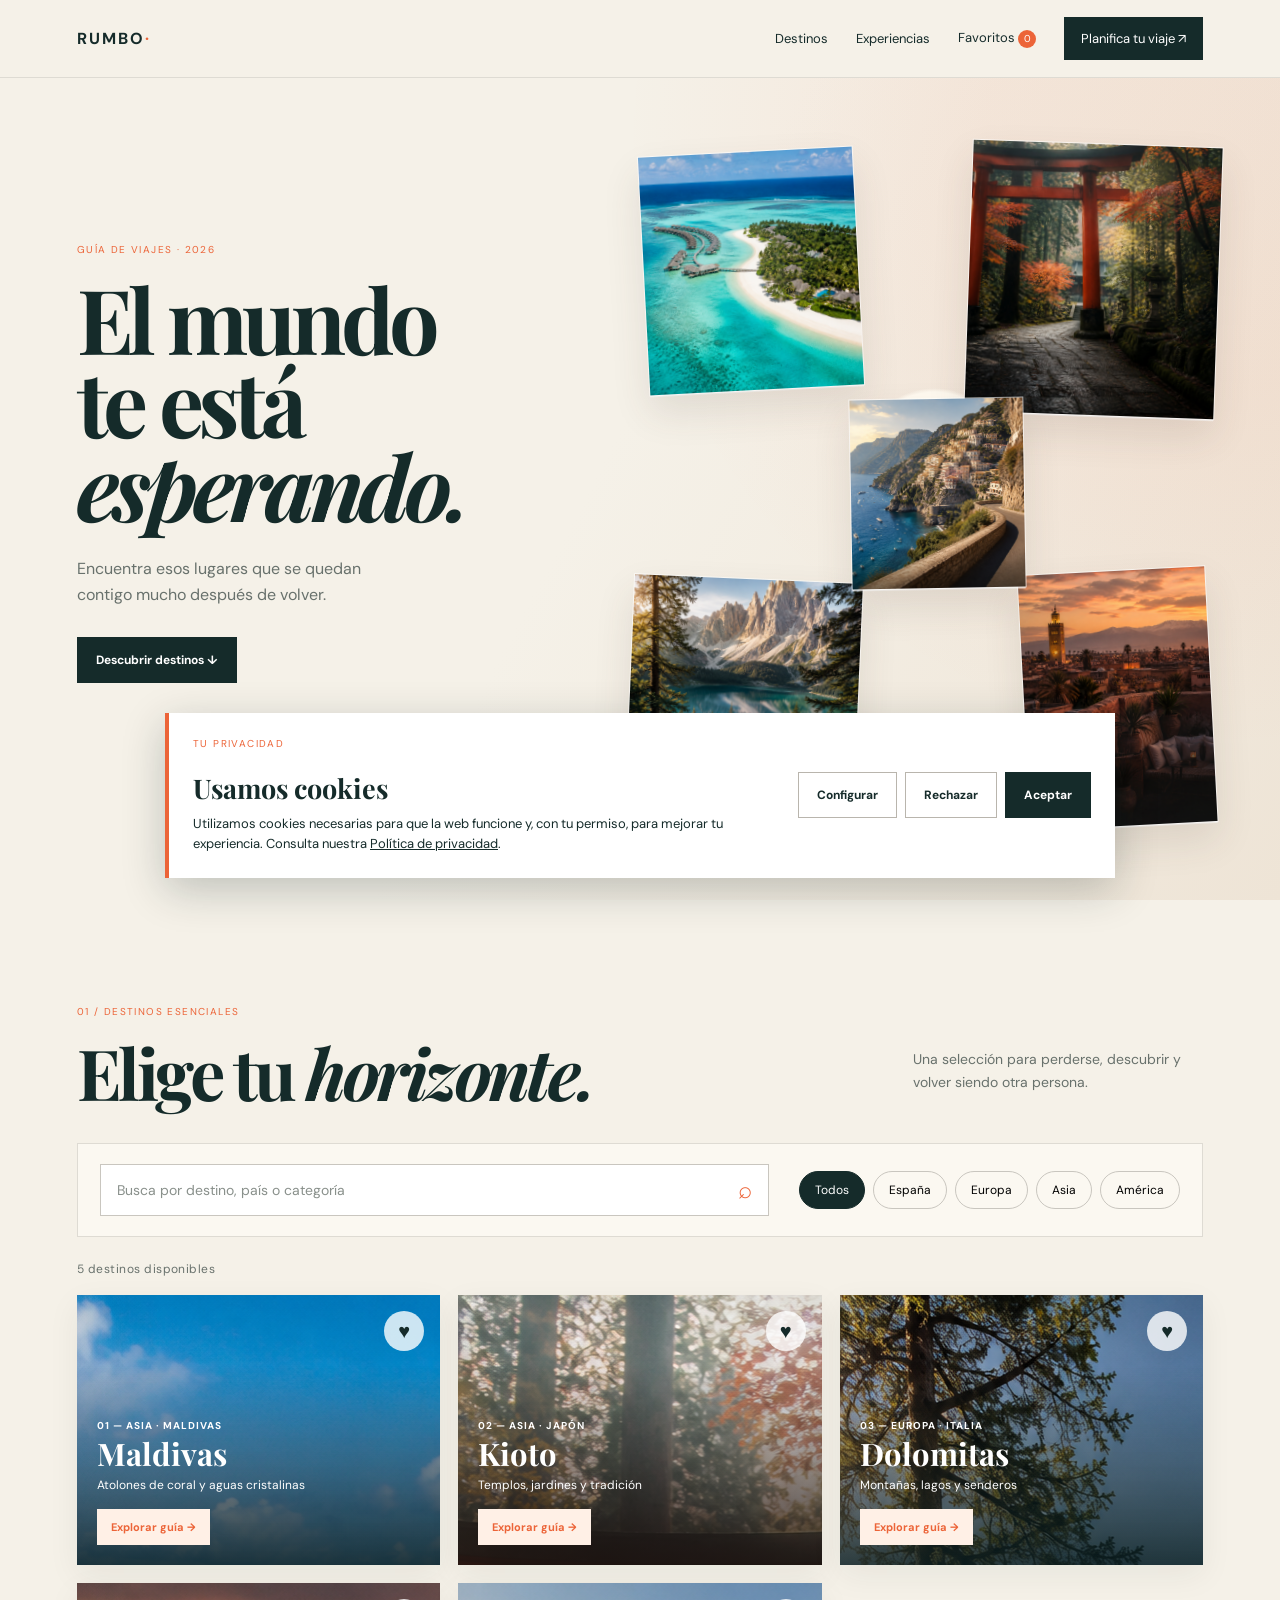
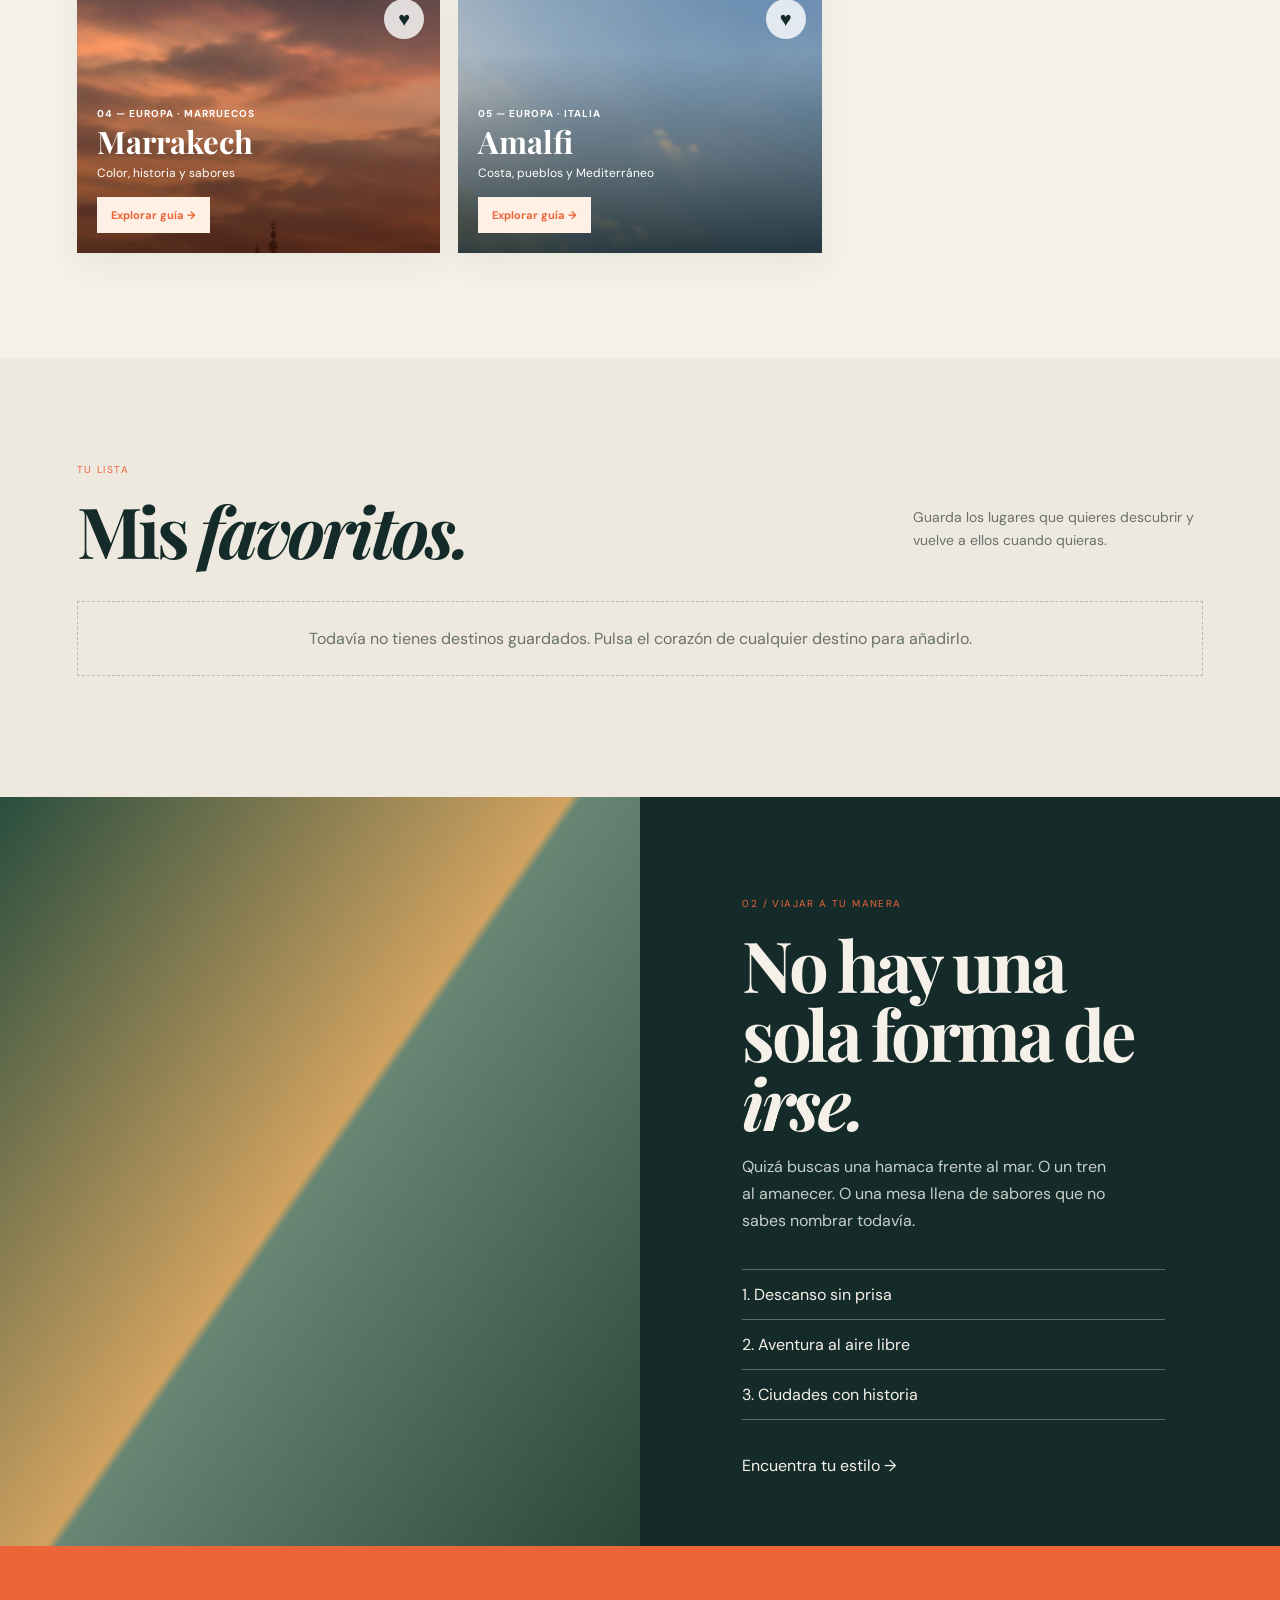
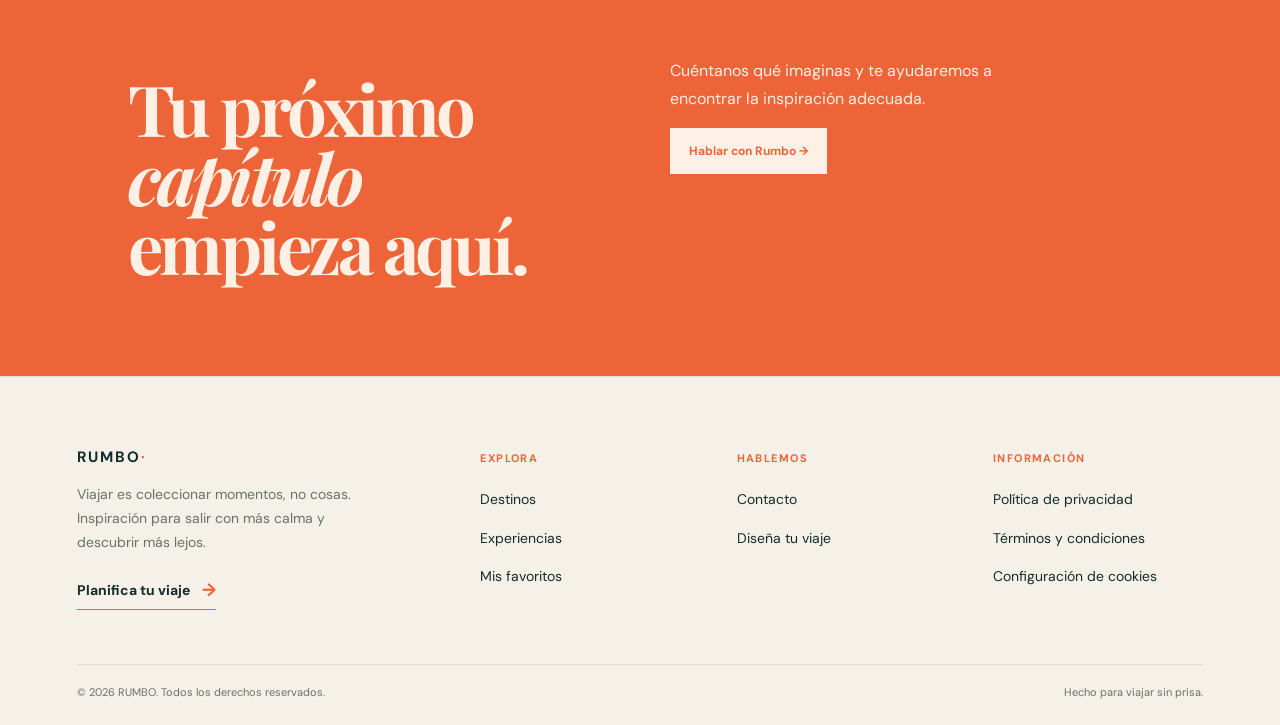
<file: index.html>
﻿<!doctype html>
<html lang="es">
  <head>
    <meta charset="utf-8" />
    <meta name="viewport" content="width=device-width, initial-scale=1" />
    <meta
      name="description"
      content="Rumbo Viajes: destinos y experiencias para planificar tu próxima escapada."
    />
    <title>Rumbo · Viajes</title>
    <link rel="preconnect" href="https://fonts.googleapis.com" />
    <link rel="preconnect" href="https://fonts.gstatic.com" crossorigin />
    <link
      href="https://fonts.googleapis.com/css2?family=DM+Sans:wght@400;500;700&family=Playfair+Display:ital,wght@0,600;0,700;1,600&display=swap"
      rel="stylesheet"
    />
    <link rel="stylesheet" href="styles.css?v=20260908-10" />
  </head>
  <body>
    <header class="site-header">
      <a class="logo" href="#inicio" aria-label="Rumbo, inicio"
        >RUMBO<span>·</span></a
      >
      <button
        id="menuBtn"
        class="menu-btn"
        aria-label="Abrir menú"
        aria-expanded="false"
        aria-controls="menu"
      >
        ☰
      </button>
      <nav id="menu" aria-label="Navegación principal">
        <a href="#destinos">Destinos</a><a href="#experiencias">Experiencias</a
        ><a href="#favoritos"
          >Favoritos
          <span id="favoritesCount" class="count" aria-label="0 favoritos"
            >0</span
          ></a
        ><a href="contacto.html" class="navbtn">Planifica tu viaje ↗</a>
      </nav>
    </header>
    <main>
      <section class="hero" id="inicio">
        <div class="hero-text">
          <p class="tag">GUÍA DE VIAJES · 2026</p>
          <h1>El mundo<br />te está <i>esperando.</i></h1>
          <p>
            Encuentra esos lugares que se quedan contigo mucho después de
            volver.
          </p>
          <a class="button dark" href="#destinos">Descubrir destinos ↓</a>
        </div>
        <div class="hero-art" aria-label="Collage de destinos Rumbo">
          <a
            class="hero-photo photo-maldivas"
            href="destino.html?lugar=maldivas"
            aria-label="Descubrir Maldivas"
          >
            <img src="assets/maldivas.png" alt="Laguna turquesa en Maldivas" />
            <span>Maldivas</span>
          </a>
          <a
            class="hero-photo photo-kioto"
            href="destino.html?lugar=kioto"
            aria-label="Descubrir Kioto"
          >
            <img src="assets/kioto.png" alt="Paisaje de otoño en Kioto" />
            <span>Kioto</span>
          </a>
          <a
            class="hero-photo photo-dolomitas"
            href="destino.html?lugar=dolomitas"
            aria-label="Descubrir Dolomitas"
          >
            <img src="assets/dolomitas.png" alt="Montañas de los Dolomitas" />
            <span>Dolomitas</span>
          </a>
          <a
            class="hero-photo photo-marrakech"
            href="destino.html?lugar=marrakech"
            aria-label="Descubrir Marrakech"
          >
            <img
              src="assets/marrakech.png"
              alt="Arquitectura y colores de Marrakech"
            />
            <span>Marrakech</span>
          </a>
          <a
            class="hero-photo photo-amalfi"
            href="destino.html?lugar=amalfi"
            aria-label="Descubrir Amalfi"
          >
            <img
              src="assets/amalfi.png"
              alt="Costa de Amalfi junto al Mediterráneo"
            />
            <span>Amalfi</span>
          </a>
        </div>
      </section>
      <section id="destinos" aria-labelledby="destinos-title">
        <div class="heading">
          <div>
            <p class="tag">01 / DESTINOS ESENCIALES</p>
            <h2 id="destinos-title">Elige tu <i>horizonte.</i></h2>
          </div>
          <p>
            Una selección para perderse, descubrir y volver siendo otra persona.
          </p>
        </div>
        <div class="destination-tools">
          <label class="search"
            ><span class="sr-only">Buscar destinos</span
            ><input
              id="destinationSearch"
              type="search"
              placeholder="Busca por destino, país o categoría"
              autocomplete="off"
            /><span aria-hidden="true">⌕</span></label
          >
          <div id="filters" class="filters" aria-label="Filtrar destinos">
            <button class="active" data-filter="all">Todos</button
            ><button data-filter="españa">España</button
            ><button data-filter="europa">Europa</button
            ><button data-filter="asia">Asia</button
            ><button data-filter="américa">América</button>
          </div>
        </div>
        <p id="resultsStatus" class="results-status" aria-live="polite"></p>
        <div
          id="destinationsGrid"
          class="destinations-grid original-destinations"
        >
          <article
            class="destination-card card maldivas big"
            data-id="maldivas"
            data-category="asia"
          >
            <button
              class="favorite-button"
              type="button"
              data-favorite="maldivas"
              aria-label="Añadir Maldivas a favoritos"
              aria-pressed="false"
            >
              ♥
            </button>
            <small>01 — ASIA · MALDIVAS</small>
            <h3>Maldivas</h3>
            <p>Atolones de coral y aguas cristalinas</p>
            <a class="button" href="destino.html?lugar=maldivas"
              >Explorar guía →</a
            >
          </article>
          <article
            class="destination-card card kioto"
            data-id="kioto"
            data-category="asia"
          >
            <button
              class="favorite-button"
              type="button"
              data-favorite="kioto"
              aria-label="Añadir Kioto a favoritos"
              aria-pressed="false"
            >
              ♥
            </button>
            <small>02 — ASIA · JAPÓN</small>
            <h3>Kioto</h3>
            <p>Templos, jardines y tradición</p>
            <a class="button" href="destino.html?lugar=kioto"
              >Explorar guía →</a
            >
          </article>
          <article
            class="destination-card card dolomitas"
            data-id="dolomitas"
            data-category="europa"
          >
            <button
              class="favorite-button"
              type="button"
              data-favorite="dolomitas"
              aria-label="Añadir Dolomitas a favoritos"
              aria-pressed="false"
            >
              ♥
            </button>
            <small>03 — EUROPA · ITALIA</small>
            <h3>Dolomitas</h3>
            <p>Montañas, lagos y senderos</p>
            <a class="button" href="destino.html?lugar=dolomitas"
              >Explorar guía →</a
            >
          </article>
          <article
            class="destination-card card marrakech"
            data-id="marrakech"
            data-category="europa"
          >
            <button
              class="favorite-button"
              type="button"
              data-favorite="marrakech"
              aria-label="Añadir Marrakech a favoritos"
              aria-pressed="false"
            >
              ♥
            </button>
            <small>04 — EUROPA · MARRUECOS</small>
            <h3>Marrakech</h3>
            <p>Color, historia y sabores</p>
            <a class="button" href="destino.html?lugar=marrakech"
              >Explorar guía →</a
            >
          </article>
          <article
            class="destination-card card amalfi"
            data-id="amalfi"
            data-category="europa"
          >
            <button
              class="favorite-button"
              type="button"
              data-favorite="amalfi"
              aria-label="Añadir Amalfi a favoritos"
              aria-pressed="false"
            >
              ♥
            </button>
            <small>05 — EUROPA · ITALIA</small>
            <h3>Amalfi</h3>
            <p>Costa, pueblos y Mediterráneo</p>
            <a class="button" href="destino.html?lugar=amalfi"
              >Explorar guía →</a
            >
          </article>
        </div>
        <p id="noResults" class="no-results" hidden>
          No hemos encontrado destinos con esa búsqueda. Prueba con otro
          término.
        </p>
      </section>
      <section
        id="favoritos"
        class="favorites-section"
        aria-labelledby="favorites-title"
      >
        <div class="heading">
          <div>
            <p class="tag">TU LISTA</p>
            <h2 id="favorites-title">Mis <i>favoritos.</i></h2>
          </div>
          <p>
            Guarda los lugares que quieres descubrir y vuelve a ellos cuando
            quieras.
          </p>
        </div>
        <div id="favoritesGrid" class="destinations-grid favorites-grid"></div>
        <p id="emptyFavorites" class="empty-state">
          Todavía no tienes destinos guardados. Pulsa el corazón de cualquier
          destino para añadirlo.
        </p>
      </section>
      <section class="experience" id="experiencias">
        <div
          class="experience-img"
          role="img"
          aria-label="Paisaje de montaña"
        ></div>
        <div>
          <p class="tag">02 / VIAJAR A TU MANERA</p>
          <h2>No hay una sola forma de <i>irse.</i></h2>
          <p>
            Quizá buscas una hamaca frente al mar. O un tren al amanecer. O una
            mesa llena de sabores que no sabes nombrar todavía.
          </p>
          <ol>
            <li>Descanso sin prisa</li>
            <li>Aventura al aire libre</li>
            <li>Ciudades con historia</li>
          </ol>
          <a href="contacto.html">Encuentra tu estilo →</a>
        </div>
      </section>
      <section class="contact" id="contacto">
        <div>
          <p class="tag">¿EMPEZAMOS?</p>
          <h2>Tu próximo<br /><i>capítulo</i> empieza aquí.</h2>
        </div>
        <div>
          <p>
            Cuéntanos qué imaginas y te ayudaremos a encontrar la inspiración
            adecuada.
          </p>
          <a class="button light" href="contacto.html">Hablar con Rumbo →</a>
        </div>
      </section>
    </main>
    <footer class="site-footer">
      <div class="footer-brand">
        <a class="logo" href="#inicio">RUMBO<span>·</span></a>
        <p>
          Viajar es coleccionar momentos, no cosas. Inspiración para salir con
          más calma y descubrir más lejos.
        </p>
        <a class="footer-contact-cta" href="contacto.html"
          >Planifica tu viaje <span aria-hidden="true">→</span></a
        >
      </div>
      <nav class="footer-column" aria-label="Explorar Rumbo">
        <h2>Explora</h2>
        <a href="#destinos">Destinos</a>
        <a href="#experiencias">Experiencias</a>
        <a href="#favoritos">Mis favoritos</a>
      </nav>
      <nav class="footer-column" aria-label="Ayuda">
        <h2>Hablemos</h2>
        <a href="contacto.html">Contacto</a>
        <a href="contacto.html">Diseña tu viaje</a>
      </nav>
      <nav class="footer-column" aria-label="Información legal">
        <h2>Información</h2>
        <a href="politica-privacidad.html">Política de privacidad</a>
        <a href="terminos-condiciones.html">Términos y condiciones</a>
        <button id="cookieSettings" class="text-button">
          Configuración de cookies
        </button>
      </nav>
      <div class="footer-bottom">
        <p>© <span id="year"></span> RUMBO. Todos los derechos reservados.</p>
        <p>Hecho para viajar sin prisa.</p>
      </div>
    </footer>
    <div
      id="cookieBanner"
      class="cookie-banner"
      role="dialog"
      aria-modal="true"
      aria-labelledby="cookieTitle"
      hidden
    >
      <div>
        <p class="tag">TU PRIVACIDAD</p>
        <h2 id="cookieTitle">Usamos cookies</h2>
        <p>
          Utilizamos cookies necesarias para que la web funcione y, con tu
          permiso, para mejorar tu experiencia. Consulta nuestra
          <a href="politica-privacidad.html">Política de privacidad</a>.
        </p>
      </div>
      <div class="cookie-actions">
        <button id="cookieConfigure" class="button outline">Configurar</button
        ><button id="cookieReject" class="button outline">Rechazar</button
        ><button id="cookieAccept" class="button dark">Aceptar</button>
      </div>
    </div>
    <div
      id="cookieModal"
      class="cookie-modal"
      role="dialog"
      aria-modal="true"
      aria-labelledby="cookieModalTitle"
      hidden
    >
      <div class="modal-card">
        <button id="closeCookieModal" class="close-modal" aria-label="Cerrar">
          ×
        </button>
        <p class="tag">PREFERENCIAS</p>
        <h2 id="cookieModalTitle">Configura tus cookies</h2>
        <p>
          Las cookies necesarias permiten el funcionamiento básico de la web y
          no se pueden desactivar.
        </p>
        <label class="cookie-option"
          ><span
            ><b>Necesarias</b
            ><small>Funcionamiento, seguridad y preferencias.</small></span
          ><input type="checkbox" checked disabled /></label
        ><label class="cookie-option"
          ><span
            ><b>Analíticas</b
            ><small>Nos ayudan a entender cómo se utiliza la web.</small></span
          ><input id="analyticsCookies" type="checkbox" /></label
        ><button id="saveCookieSettings" class="button dark">
          Guardar preferencias
        </button>
      </div>
    </div>
    <script src="script.js?v=20260908-6"></script>
  </body>
</html>
</file>
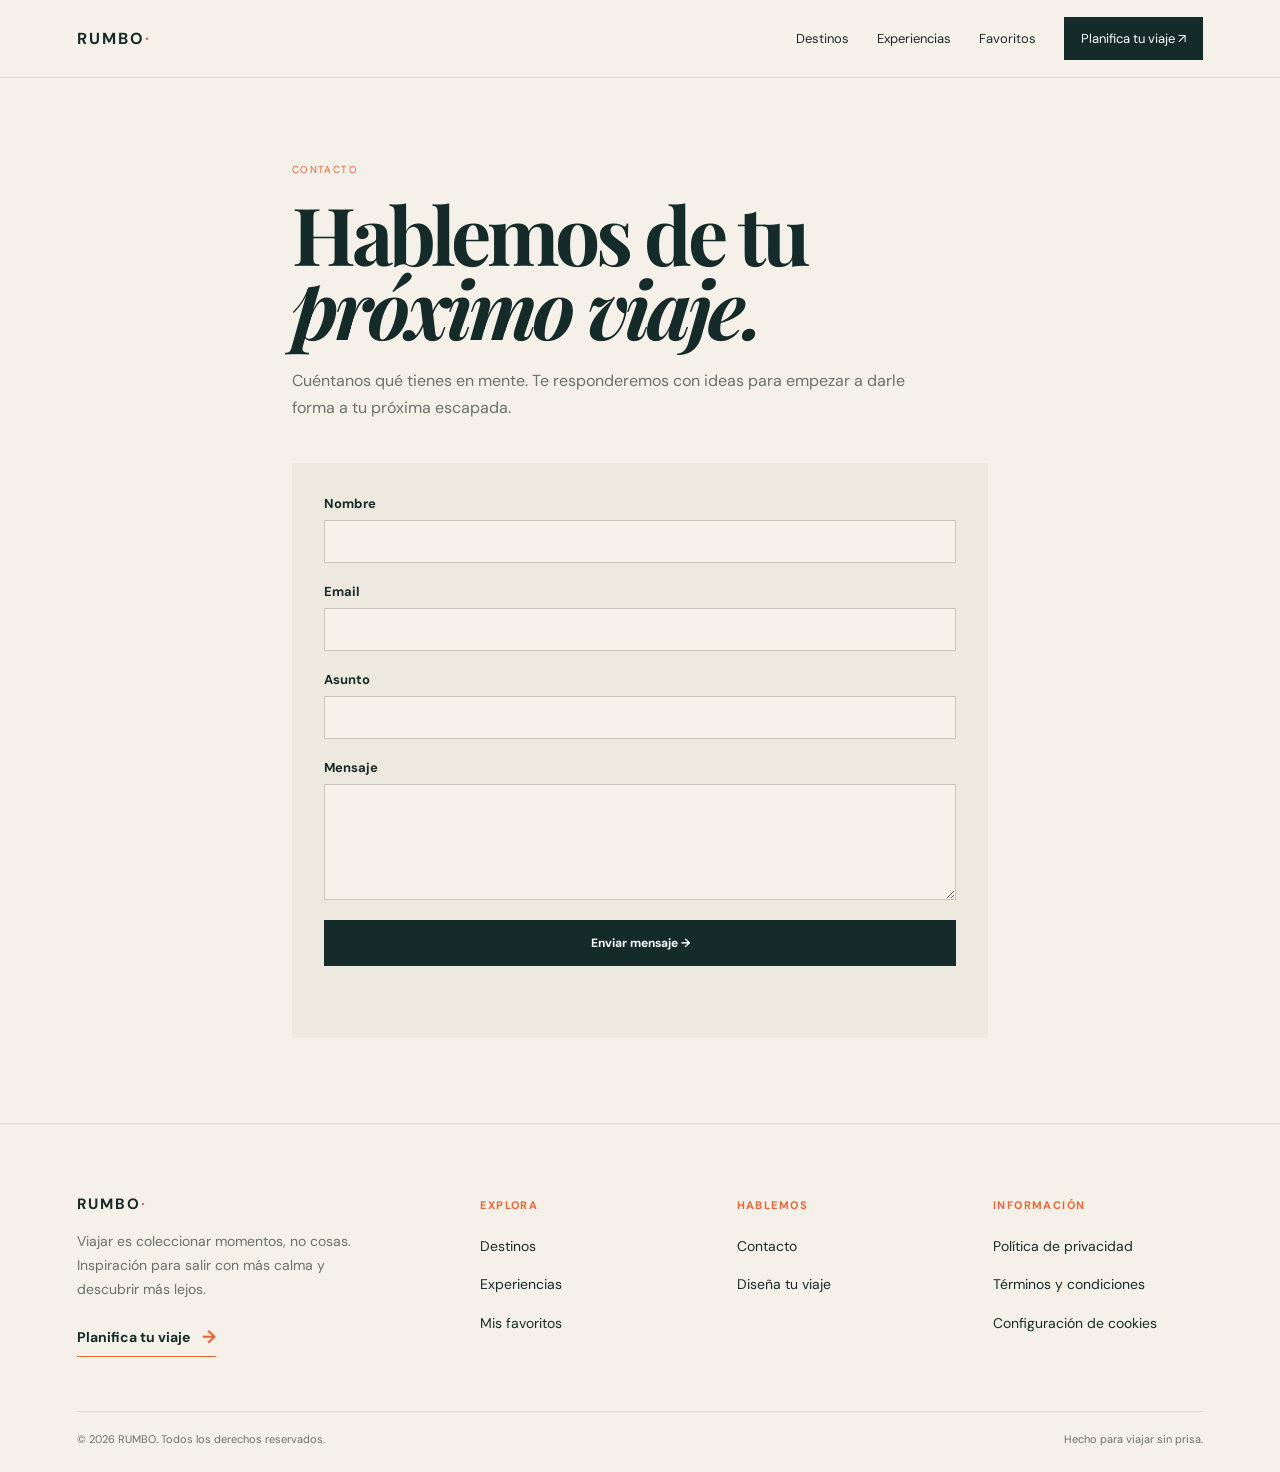
<file: contacto.html>
﻿<!doctype html>
<html lang="es">
  <head>
    <meta charset="utf-8" />
    <meta name="viewport" content="width=device-width, initial-scale=1" />
    <meta
      name="description"
      content="Contacta con Rumbo Viajes para planificar tu próxima experiencia."
    />
    <title>Contacto · Rumbo Viajes</title>
    <link rel="preconnect" href="https://fonts.googleapis.com" />
    <link rel="preconnect" href="https://fonts.gstatic.com" crossorigin />
    <link
      href="https://fonts.googleapis.com/css2?family=DM+Sans:wght@400;500;700&family=Playfair+Display:ital,wght@0,600;0,700;1,600&display=swap"
      rel="stylesheet"
    />
    <link rel="stylesheet" href="styles.css?v=20260908-5" />
    <style>
      .page-main {
        max-width: 850px;
        margin: auto;
        padding: 85px 6vw;
      }
      .page-main h1 {
        font-size: clamp(48px, 7vw, 80px);
        margin: 0 0 22px;
        letter-spacing: -0.05em;
      }
      .page-intro {
        color: var(--muted);
        line-height: 1.7;
        max-width: 620px;
      }
      .contact-form {
        display: grid;
        gap: 20px;
        margin-top: 42px;
        padding: 32px;
        background: #eee9df;
      }
      .contact-form label {
        display: grid;
        gap: 8px;
        font-size: 13px;
        font-weight: 700;
      }
      .contact-form input,
      .contact-form textarea {
        border: 1px solid #c9c6bf;
        background: var(--cream);
        padding: 12px;
        resize: vertical;
      }
      .form-message {
        min-height: 20px;
        margin: 0;
        font-size: 13px;
      }
      .form-message.error {
        color: #a12f17;
      }
      .form-message.success {
        color: #27664f;
      }
    </style>
  </head>
  <body>
    <header class="site-header">
      <a class="logo" href="index.html">RUMBO<span>·</span></a
      ><button
        id="menuBtn"
        class="menu-btn"
        aria-label="Abrir menú"
        aria-expanded="false"
        aria-controls="menu"
      >
        ☰
      </button>
      <nav id="menu">
        <a href="index.html#destinos">Destinos</a
        ><a href="index.html#experiencias">Experiencias</a
        ><a href="index.html#favoritos">Favoritos</a
        ><a class="navbtn" href="contacto.html">Planifica tu viaje ↗</a>
      </nav>
    </header>
    <main class="page-main">
      <p class="tag">CONTACTO</p>
      <h1>Hablemos de tu <i>próximo viaje.</i></h1>
      <p class="page-intro">
        Cuéntanos qué tienes en mente. Te responderemos con ideas para empezar a
        darle forma a tu próxima escapada.
      </p>
      <form id="contactForm" class="contact-form" novalidate>
        <label
          >Nombre<input
            id="name"
            name="name"
            type="text"
            autocomplete="name"
            required /></label
        ><label
          >Email<input
            id="email"
            name="email"
            type="email"
            autocomplete="email"
            required /></label
        ><label
          >Asunto<input
            id="subject"
            name="subject"
            type="text"
            required /></label
        ><label
          >Mensaje<textarea
            id="message"
            name="message"
            rows="6"
            required
          ></textarea></label
        ><button class="button dark" type="submit">Enviar mensaje →</button>
        <p id="formMessage" class="form-message" aria-live="polite"></p>
      </form>
    </main>
    <footer class="site-footer">
      <div class="footer-brand">
        <a class="logo" href="index.html">RUMBO<span>·</span></a>
        <p>
          Viajar es coleccionar momentos, no cosas. Inspiración para salir con
          más calma y descubrir más lejos.
        </p>
        <a class="footer-contact-cta" href="contacto.html"
          >Planifica tu viaje <span aria-hidden="true">→</span></a
        >
      </div>
      <nav class="footer-column" aria-label="Explorar Rumbo">
        <h2>Explora</h2>
        <a href="index.html#destinos">Destinos</a>
        <a href="index.html#experiencias">Experiencias</a>
        <a href="index.html#favoritos">Mis favoritos</a>
      </nav>
      <nav class="footer-column" aria-label="Ayuda">
        <h2>Hablemos</h2>
        <a href="contacto.html">Contacto</a>
        <a href="contacto.html">Diseña tu viaje</a>
      </nav>
      <nav class="footer-column" aria-label="Información legal">
        <h2>Información</h2>
        <a href="politica-privacidad.html">Política de privacidad</a>
        <a href="terminos-condiciones.html">Términos y condiciones</a>
        <button id="cookieSettings" class="text-button">
          Configuración de cookies
        </button>
      </nav>
      <div class="footer-bottom">
        <p>© <span id="year"></span> RUMBO. Todos los derechos reservados.</p>
        <p>Hecho para viajar sin prisa.</p>
      </div>
    </footer>
    <script>
      const b = document.querySelector("#menuBtn"),
        n = document.querySelector("#menu");
      b.onclick = () => {
        let o = n.classList.toggle("open");
        b.setAttribute("aria-expanded", o);
      };
      document.querySelector("#year").textContent = new Date().getFullYear();
      document.querySelector("#contactForm").addEventListener("submit", (e) => {
        e.preventDefault();
        const f = e.currentTarget,
          m = document.querySelector("#formMessage");
        if (!f.checkValidity()) {
          m.textContent =
            "Revisa los campos obligatorios e introduce un email válido.";
          m.className = "form-message error";
          f.reportValidity();
          return;
        }
        m.textContent =
          "¡Gracias! Hemos recibido tu mensaje y te responderemos pronto.";
        m.className = "form-message success";
        f.reset();
      });
    </script>
  </body>
</html>
</file>
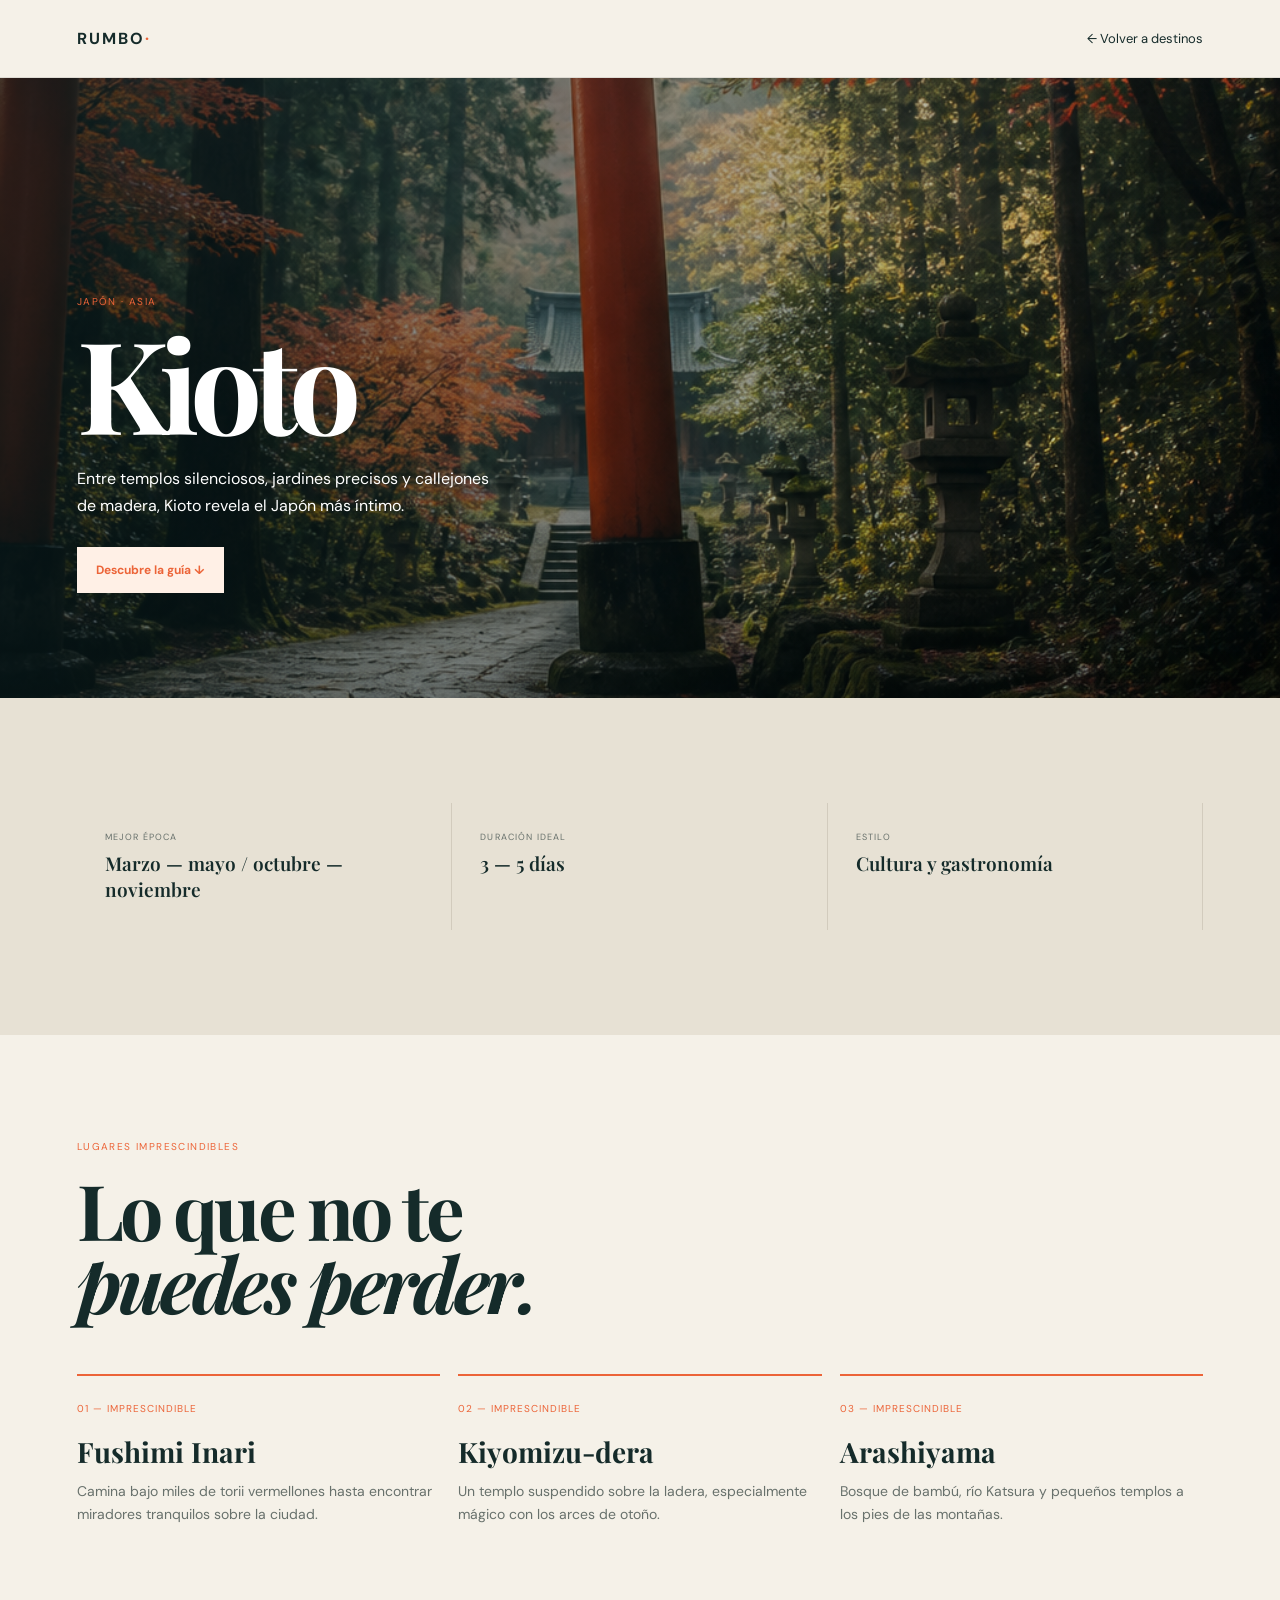
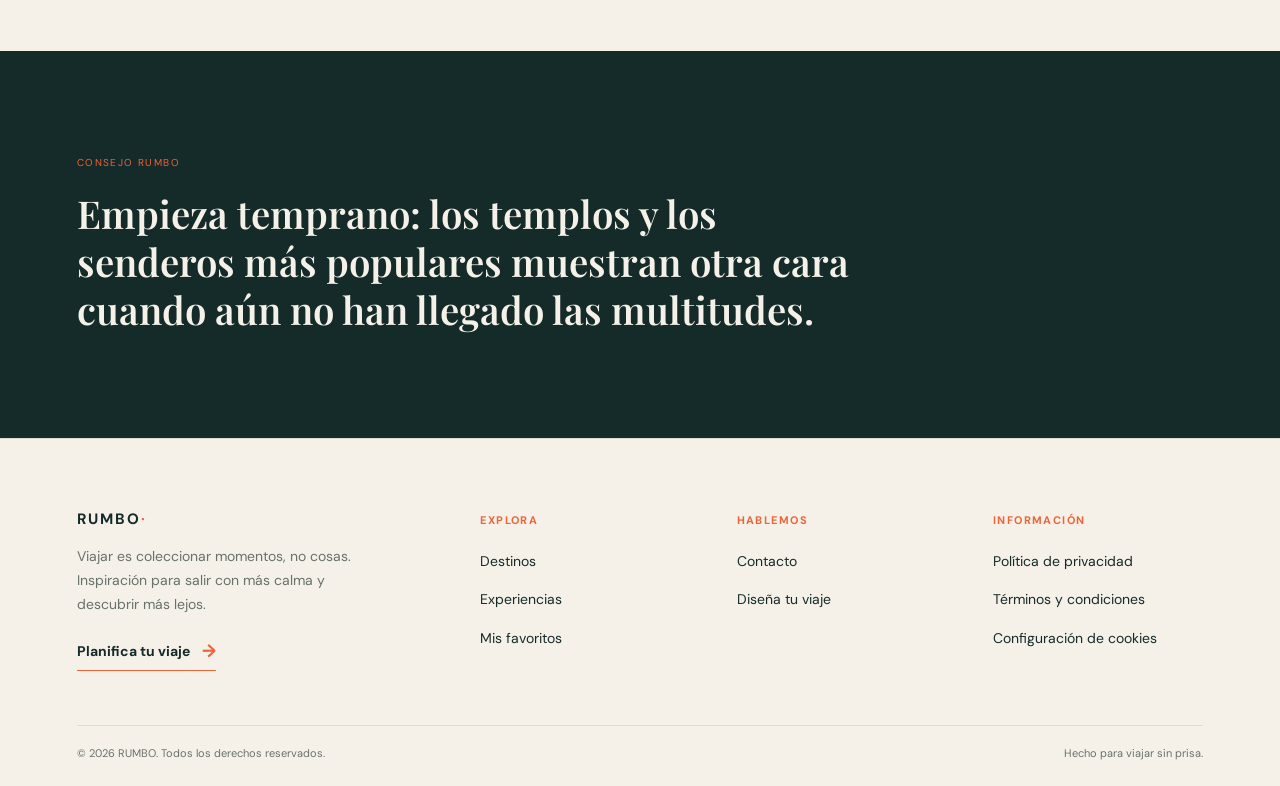
<file: destino.html>
﻿<!doctype html>
<html lang="es">
  <head>
    <meta charset="utf-8" />
    <meta name="viewport" content="width=device-width, initial-scale=1" />
    <meta name="description" content="Guía de destino de Rumbo Viajes." />
    <title>Guía de destino · RUMBO</title>
    <link rel="preconnect" href="https://fonts.googleapis.com" />
    <link rel="preconnect" href="https://fonts.gstatic.com" crossorigin />
    <link
      href="https://fonts.googleapis.com/css2?family=DM+Sans:wght@400;500;700&family=Playfair+Display:ital,wght@0,600;0,700;1,600&display=swap"
      rel="stylesheet"
    />
    <link rel="stylesheet" href="destination.css?v=20260908-5" />
  </head>
  <body>
    <header class="site-header">
      <a class="logo" href="index.html">RUMBO<span>·</span></a
      ><a class="back" href="index.html#destinos">← Volver a destinos</a>
    </header>
    <main>
      <section class="guide-hero" id="hero">
        <div>
          <p id="country" class="tag"></p>
          <h1 id="name"></h1>
          <p id="intro"></p>
          <a href="#visitas" class="button">Descubre la guía ↓</a>
        </div>
      </section>
      <section class="facts">
        <div><span>MEJOR ÉPOCA</span><b id="season"></b></div>
        <div><span>DURACIÓN IDEAL</span><b id="duration"></b></div>
        <div><span>ESTILO</span><b id="style"></b></div>
      </section>
      <section class="content" id="visitas">
        <p class="tag">LUGARES IMPRESCINDIBLES</p>
        <h2>Lo que no te<br /><i>puedes perder.</i></h2>
        <div class="places" id="places"></div>
      </section>
      <section class="tip">
        <p class="tag">CONSEJO RUMBO</p>
        <p id="tip"></p>
      </section>
    </main>
    <footer class="site-footer">
      <div class="footer-brand">
        <a class="logo" href="index.html">RUMBO<span>·</span></a>
        <p>
          Viajar es coleccionar momentos, no cosas. Inspiración para salir con
          más calma y descubrir más lejos.
        </p>
        <a class="footer-contact-cta" href="contacto.html"
          >Planifica tu viaje <span aria-hidden="true">→</span></a
        >
      </div>
      <nav class="footer-column" aria-label="Explorar Rumbo">
        <h2>Explora</h2>
        <a href="index.html#destinos">Destinos</a>
        <a href="index.html#experiencias">Experiencias</a>
        <a href="index.html#favoritos">Mis favoritos</a>
      </nav>
      <nav class="footer-column" aria-label="Ayuda">
        <h2>Hablemos</h2>
        <a href="contacto.html">Contacto</a>
        <a href="contacto.html">Diseña tu viaje</a>
      </nav>
      <nav class="footer-column" aria-label="Información legal">
        <h2>Información</h2>
        <a href="politica-privacidad.html">Política de privacidad</a>
        <a href="terminos-condiciones.html">Términos y condiciones</a>
        <button id="cookieSettings" class="text-button">
          Configuración de cookies
        </button>
      </nav>
      <div class="footer-bottom">
        <p>© <span id="year"></span> RUMBO. Todos los derechos reservados.</p>
        <p>Hecho para viajar sin prisa.</p>
      </div>
    </footer>
    <script src="destination.js"></script>
  </body>
</html>
</file>
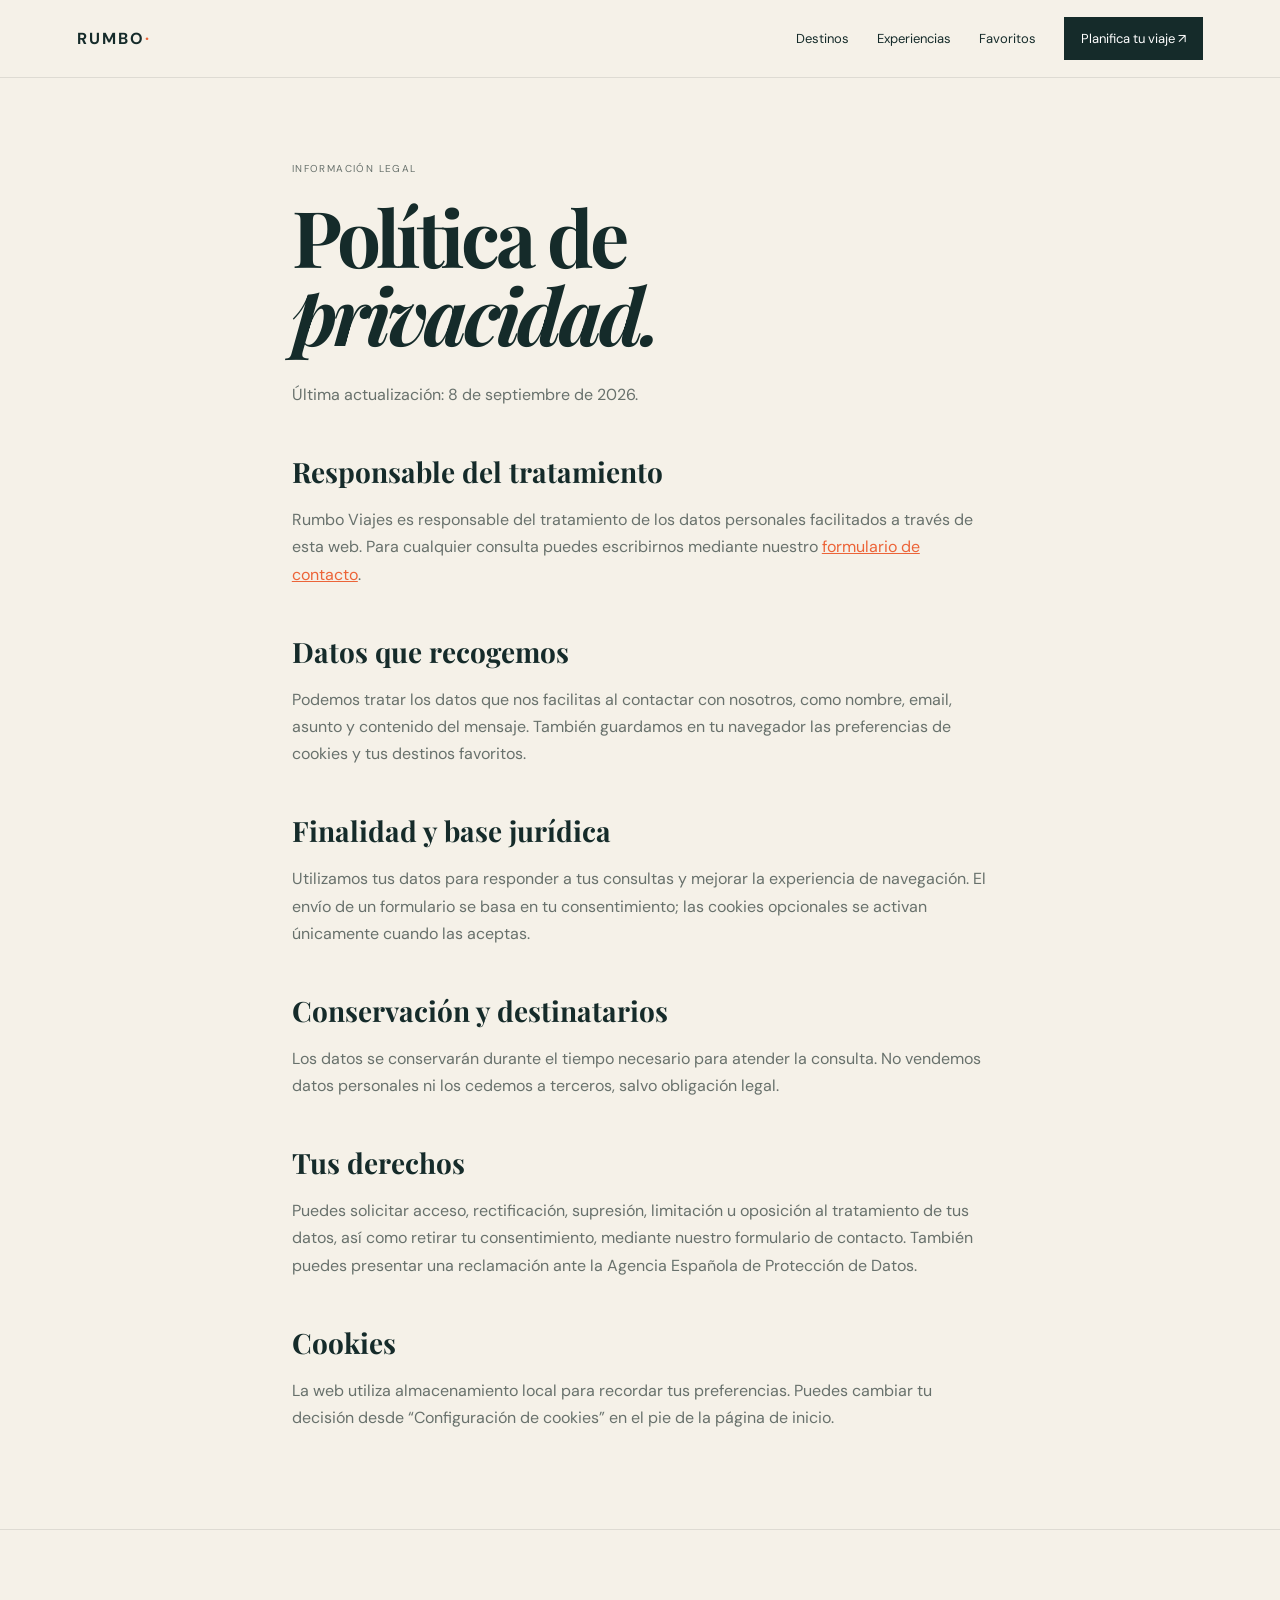
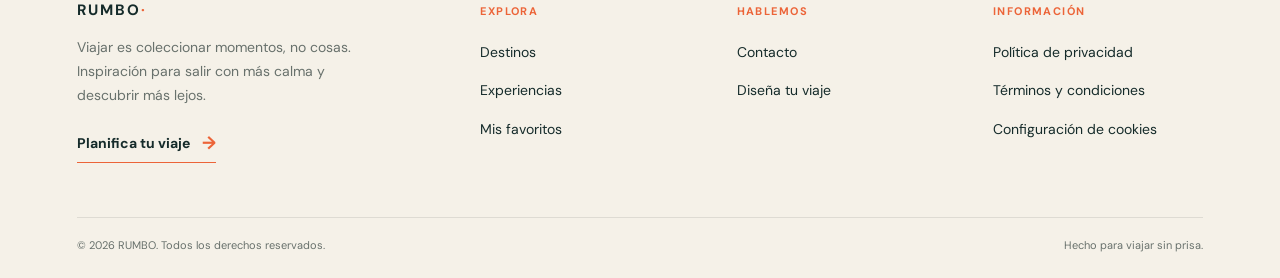
<file: politica-privacidad.html>
﻿<!doctype html>
<html lang="es">
  <head>
    <meta charset="utf-8" />
    <meta name="viewport" content="width=device-width, initial-scale=1" />
    <meta
      name="description"
      content="Política de privacidad de Rumbo Viajes."
    />
    <title>Política de privacidad · Rumbo Viajes</title>
    <link rel="preconnect" href="https://fonts.googleapis.com" />
    <link rel="preconnect" href="https://fonts.gstatic.com" crossorigin />
    <link
      href="https://fonts.googleapis.com/css2?family=DM+Sans:wght@400;500;700&family=Playfair+Display:ital,wght@0,600;0,700;1,600&display=swap"
      rel="stylesheet"
    />
    <link rel="stylesheet" href="styles.css?v=20260908-5" />
    <style>
      .legal {
        max-width: 850px;
        margin: auto;
        padding: 82px 6vw;
      }
      .legal h1 {
        font-size: clamp(45px, 7vw, 78px);
        line-height: 1;
        margin: 0 0 28px;
        letter-spacing: -0.05em;
      }
      .legal h2 {
        font-size: 28px;
        margin: 45px 0 12px;
      }
      .legal p,
      .legal li {
        line-height: 1.7;
        color: var(--muted);
      }
      .legal a {
        color: var(--orange);
      }
    </style>
  </head>
  <body>
    <header class="site-header">
      <a class="logo" href="index.html">RUMBO<span>·</span></a
      ><button
        id="menuBtn"
        class="menu-btn"
        aria-label="Abrir menú"
        aria-expanded="false"
        aria-controls="menu"
      >
        ☰
      </button>
      <nav id="menu">
        <a href="index.html#destinos">Destinos</a
        ><a href="index.html#experiencias">Experiencias</a
        ><a href="index.html#favoritos">Favoritos</a
        ><a class="navbtn" href="contacto.html">Planifica tu viaje ↗</a>
      </nav>
    </header>
    <main class="legal">
      <p class="tag">INFORMACIÓN LEGAL</p>
      <h1>Política de <i>privacidad.</i></h1>
      <p>Última actualización: 8 de septiembre de 2026.</p>
      <h2>Responsable del tratamiento</h2>
      <p>
        Rumbo Viajes es responsable del tratamiento de los datos personales
        facilitados a través de esta web. Para cualquier consulta puedes
        escribirnos mediante nuestro
        <a href="contacto.html">formulario de contacto</a>.
      </p>
      <h2>Datos que recogemos</h2>
      <p>
        Podemos tratar los datos que nos facilitas al contactar con nosotros,
        como nombre, email, asunto y contenido del mensaje. También guardamos en
        tu navegador las preferencias de cookies y tus destinos favoritos.
      </p>
      <h2>Finalidad y base jurídica</h2>
      <p>
        Utilizamos tus datos para responder a tus consultas y mejorar la
        experiencia de navegación. El envío de un formulario se basa en tu
        consentimiento; las cookies opcionales se activan únicamente cuando las
        aceptas.
      </p>
      <h2>Conservación y destinatarios</h2>
      <p>
        Los datos se conservarán durante el tiempo necesario para atender la
        consulta. No vendemos datos personales ni los cedemos a terceros, salvo
        obligación legal.
      </p>
      <h2>Tus derechos</h2>
      <p>
        Puedes solicitar acceso, rectificación, supresión, limitación u
        oposición al tratamiento de tus datos, así como retirar tu
        consentimiento, mediante nuestro formulario de contacto. También puedes
        presentar una reclamación ante la Agencia Española de Protección de
        Datos.
      </p>
      <h2>Cookies</h2>
      <p>
        La web utiliza almacenamiento local para recordar tus preferencias.
        Puedes cambiar tu decisión desde “Configuración de cookies” en el pie de
        la página de inicio.
      </p>
    </main>
    <footer class="site-footer">
      <div class="footer-brand">
        <a class="logo" href="index.html">RUMBO<span>·</span></a>
        <p>
          Viajar es coleccionar momentos, no cosas. Inspiración para salir con
          más calma y descubrir más lejos.
        </p>
        <a class="footer-contact-cta" href="contacto.html"
          >Planifica tu viaje <span aria-hidden="true">→</span></a
        >
      </div>
      <nav class="footer-column" aria-label="Explorar Rumbo">
        <h2>Explora</h2>
        <a href="index.html#destinos">Destinos</a>
        <a href="index.html#experiencias">Experiencias</a>
        <a href="index.html#favoritos">Mis favoritos</a>
      </nav>
      <nav class="footer-column" aria-label="Ayuda">
        <h2>Hablemos</h2>
        <a href="contacto.html">Contacto</a>
        <a href="contacto.html">Diseña tu viaje</a>
      </nav>
      <nav class="footer-column" aria-label="Información legal">
        <h2>Información</h2>
        <a href="politica-privacidad.html">Política de privacidad</a>
        <a href="terminos-condiciones.html">Términos y condiciones</a>
        <button id="cookieSettings" class="text-button">
          Configuración de cookies
        </button>
      </nav>
      <div class="footer-bottom">
        <p>© <span id="year"></span> RUMBO. Todos los derechos reservados.</p>
        <p>Hecho para viajar sin prisa.</p>
      </div>
    </footer>
    <script>
      const b = document.querySelector("#menuBtn"),
        n = document.querySelector("#menu");
      b.onclick = () => {
        let o = n.classList.toggle("open");
        b.setAttribute("aria-expanded", o);
      };
      document.querySelector("#year").textContent = new Date().getFullYear();
    </script>
  </body>
</html>
</file>
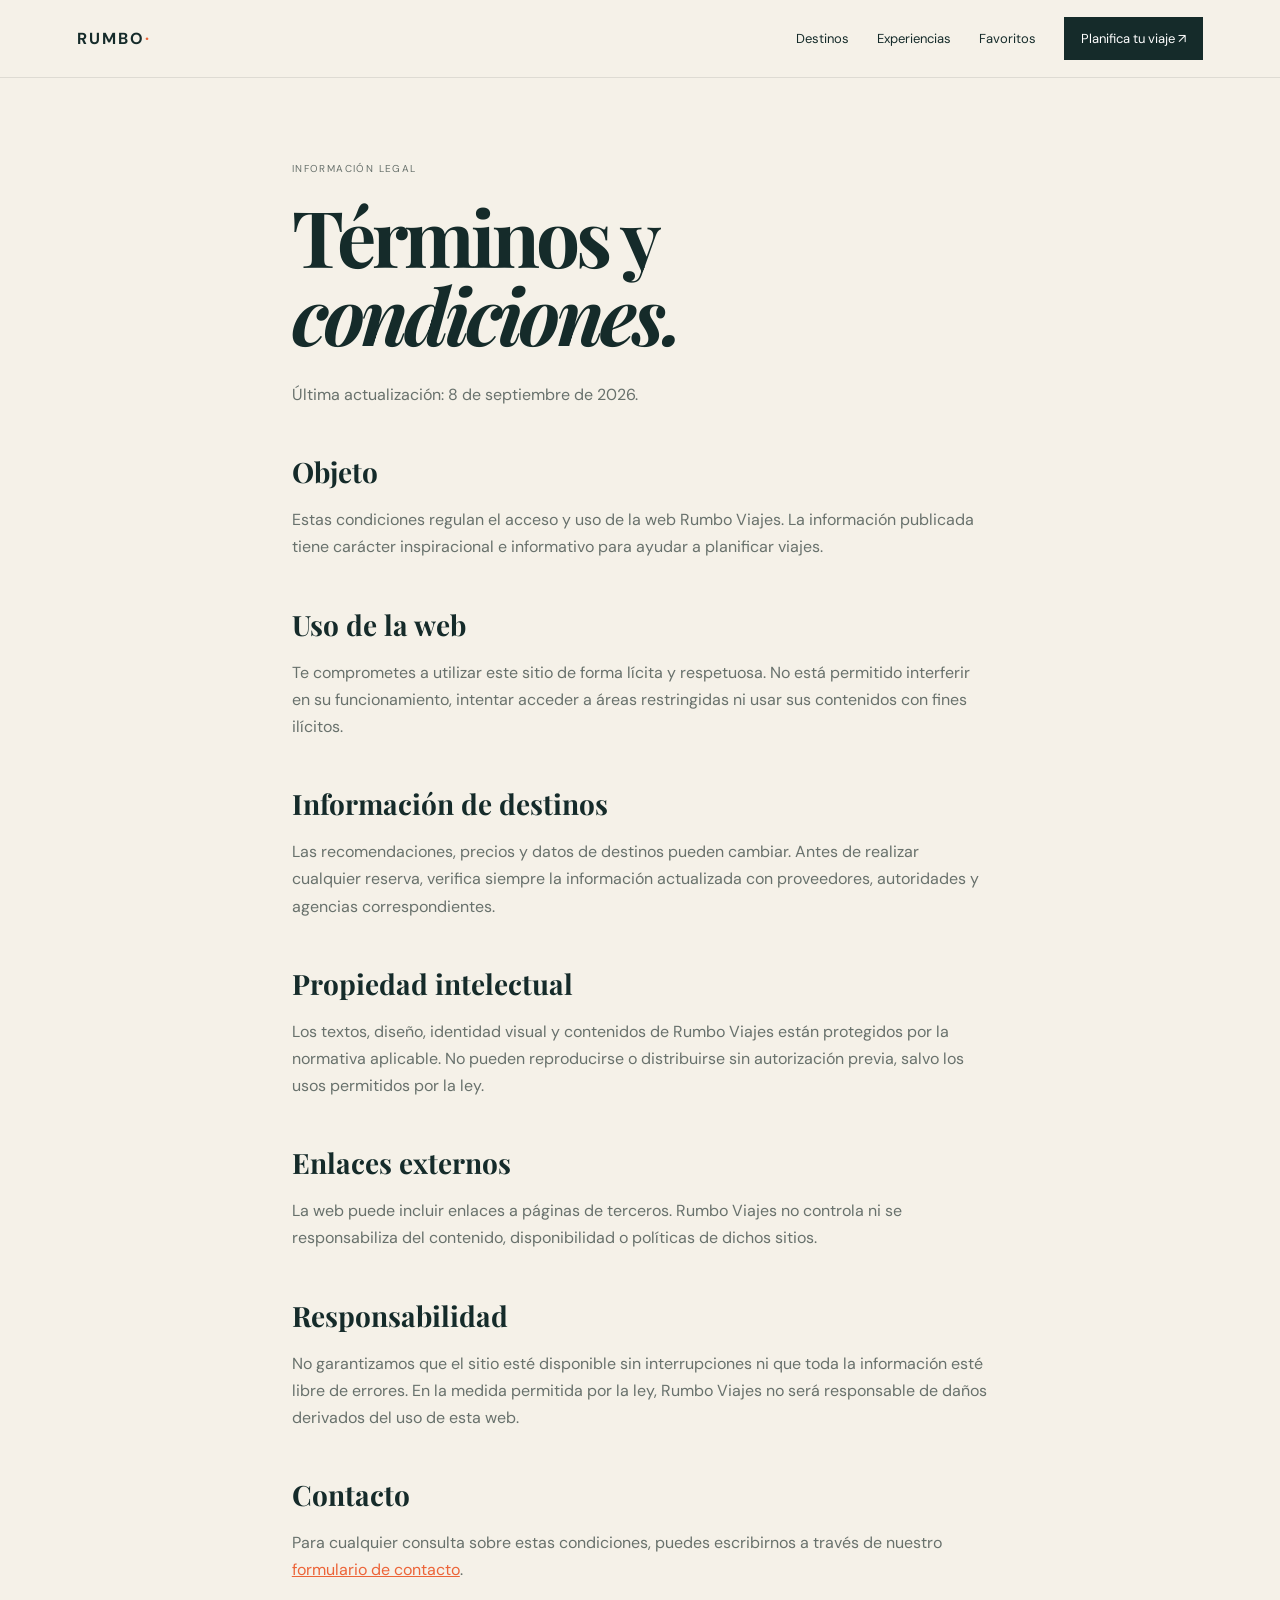
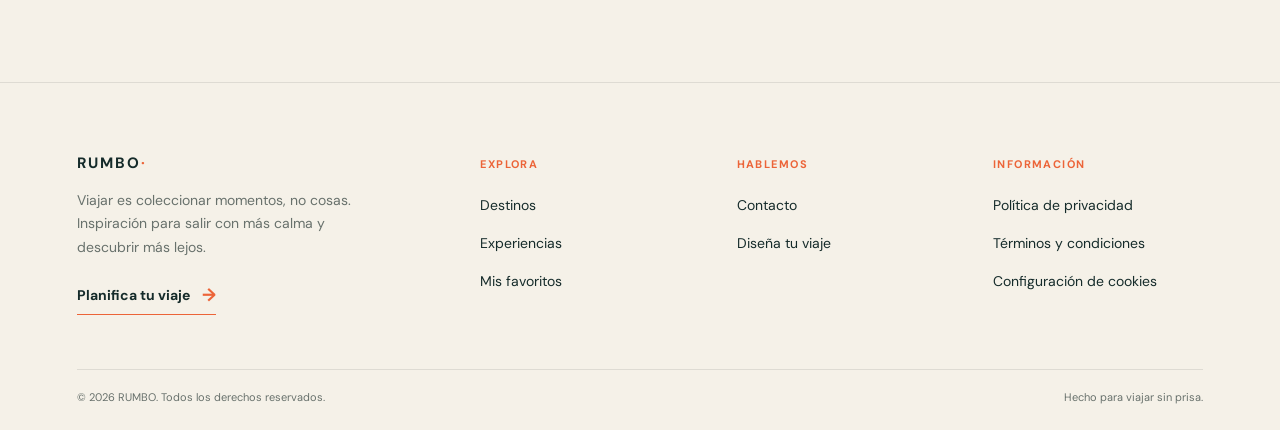
<file: terminos-condiciones.html>
﻿<!doctype html>
<html lang="es">
  <head>
    <meta charset="utf-8" />
    <meta name="viewport" content="width=device-width, initial-scale=1" />
    <meta
      name="description"
      content="Términos y condiciones de uso de Rumbo Viajes."
    />
    <title>Términos y condiciones · Rumbo Viajes</title>
    <link rel="preconnect" href="https://fonts.googleapis.com" />
    <link rel="preconnect" href="https://fonts.gstatic.com" crossorigin />
    <link
      href="https://fonts.googleapis.com/css2?family=DM+Sans:wght@400;500;700&family=Playfair+Display:ital,wght@0,600;0,700;1,600&display=swap"
      rel="stylesheet"
    />
    <link rel="stylesheet" href="styles.css?v=20260908-5" />
    <style>
      .legal {
        max-width: 850px;
        margin: auto;
        padding: 82px 6vw;
      }
      .legal h1 {
        font-size: clamp(45px, 7vw, 78px);
        line-height: 1;
        margin: 0 0 28px;
        letter-spacing: -0.05em;
      }
      .legal h2 {
        font-size: 28px;
        margin: 45px 0 12px;
      }
      .legal p,
      .legal li {
        line-height: 1.7;
        color: var(--muted);
      }
      .legal a {
        color: var(--orange);
      }
    </style>
  </head>
  <body>
    <header class="site-header">
      <a class="logo" href="index.html">RUMBO<span>·</span></a
      ><button
        id="menuBtn"
        class="menu-btn"
        aria-label="Abrir menú"
        aria-expanded="false"
        aria-controls="menu"
      >
        ☰
      </button>
      <nav id="menu">
        <a href="index.html#destinos">Destinos</a
        ><a href="index.html#experiencias">Experiencias</a
        ><a href="index.html#favoritos">Favoritos</a
        ><a class="navbtn" href="contacto.html">Planifica tu viaje ↗</a>
      </nav>
    </header>
    <main class="legal">
      <p class="tag">INFORMACIÓN LEGAL</p>
      <h1>Términos y <i>condiciones.</i></h1>
      <p>Última actualización: 8 de septiembre de 2026.</p>
      <h2>Objeto</h2>
      <p>
        Estas condiciones regulan el acceso y uso de la web Rumbo Viajes. La
        información publicada tiene carácter inspiracional e informativo para
        ayudar a planificar viajes.
      </p>
      <h2>Uso de la web</h2>
      <p>
        Te comprometes a utilizar este sitio de forma lícita y respetuosa. No
        está permitido interferir en su funcionamiento, intentar acceder a áreas
        restringidas ni usar sus contenidos con fines ilícitos.
      </p>
      <h2>Información de destinos</h2>
      <p>
        Las recomendaciones, precios y datos de destinos pueden cambiar. Antes
        de realizar cualquier reserva, verifica siempre la información
        actualizada con proveedores, autoridades y agencias correspondientes.
      </p>
      <h2>Propiedad intelectual</h2>
      <p>
        Los textos, diseño, identidad visual y contenidos de Rumbo Viajes están
        protegidos por la normativa aplicable. No pueden reproducirse o
        distribuirse sin autorización previa, salvo los usos permitidos por la
        ley.
      </p>
      <h2>Enlaces externos</h2>
      <p>
        La web puede incluir enlaces a páginas de terceros. Rumbo Viajes no
        controla ni se responsabiliza del contenido, disponibilidad o políticas
        de dichos sitios.
      </p>
      <h2>Responsabilidad</h2>
      <p>
        No garantizamos que el sitio esté disponible sin interrupciones ni que
        toda la información esté libre de errores. En la medida permitida por la
        ley, Rumbo Viajes no será responsable de daños derivados del uso de esta
        web.
      </p>
      <h2>Contacto</h2>
      <p>
        Para cualquier consulta sobre estas condiciones, puedes escribirnos a
        través de nuestro <a href="contacto.html">formulario de contacto</a>.
      </p>
    </main>
    <footer class="site-footer">
      <div class="footer-brand">
        <a class="logo" href="index.html">RUMBO<span>·</span></a>
        <p>
          Viajar es coleccionar momentos, no cosas. Inspiración para salir con
          más calma y descubrir más lejos.
        </p>
        <a class="footer-contact-cta" href="contacto.html"
          >Planifica tu viaje <span aria-hidden="true">→</span></a
        >
      </div>
      <nav class="footer-column" aria-label="Explorar Rumbo">
        <h2>Explora</h2>
        <a href="index.html#destinos">Destinos</a>
        <a href="index.html#experiencias">Experiencias</a>
        <a href="index.html#favoritos">Mis favoritos</a>
      </nav>
      <nav class="footer-column" aria-label="Ayuda">
        <h2>Hablemos</h2>
        <a href="contacto.html">Contacto</a>
        <a href="contacto.html">Diseña tu viaje</a>
      </nav>
      <nav class="footer-column" aria-label="Información legal">
        <h2>Información</h2>
        <a href="politica-privacidad.html">Política de privacidad</a>
        <a href="terminos-condiciones.html">Términos y condiciones</a>
        <button id="cookieSettings" class="text-button">
          Configuración de cookies
        </button>
      </nav>
      <div class="footer-bottom">
        <p>© <span id="year"></span> RUMBO. Todos los derechos reservados.</p>
        <p>Hecho para viajar sin prisa.</p>
      </div>
    </footer>
    <script>
      const b = document.querySelector("#menuBtn"),
        n = document.querySelector("#menu");
      b.onclick = () => {
        let o = n.classList.toggle("open");
        b.setAttribute("aria-expanded", o);
      };
      document.querySelector("#year").textContent = new Date().getFullYear();
    </script>
  </body>
</html>
</file>
<file: styles.css>
﻿:root {
  --ink: #152b2a;
  --cream: #f5f1e8;
  --orange: #ec6438;
  --muted: #68716c;
  --line: #dedbd3;
  --white: #fff;
}
* {
  box-sizing: border-box;
}
html {
  scroll-behavior: smooth;
}
body {
  margin: 0;
  background: var(--cream);
  font-family: "DM Sans", sans-serif;
  color: var(--ink);
}
a {
  color: inherit;
}
button,
input {
  font: inherit;
}
.sr-only {
  position: absolute;
  width: 1px;
  height: 1px;
  padding: 0;
  margin: -1px;
  overflow: hidden;
  clip: rect(0, 0, 0, 0);
  white-space: nowrap;
  border: 0;
}
.site-header {
  height: 78px;
  padding: 0 6vw;
  display: flex;
  align-items: center;
  justify-content: space-between;
  border-bottom: 1px solid var(--line);
  position: relative;
}
.logo {
  text-decoration: none;
  color: var(--ink);
  letter-spacing: 0.13em;
  font-weight: 700;
}
.logo span,
.tag {
  color: var(--orange);
}
nav {
  display: flex;
  gap: 28px;
  align-items: center;
}
nav a {
  color: var(--ink);
  text-decoration: none;
  font-size: 13px;
}
.navbtn,
.dark {
  background: var(--ink);
  color: #fff !important;
  padding: 13px 17px;
}
.count {
  display: inline-grid;
  place-items: center;
  min-width: 18px;
  height: 18px;
  padding: 0 4px;
  border-radius: 10px;
  background: var(--orange);
  color: #fff;
  font-size: 10px;
}
.menu-btn {
  display: none;
  border: 0;
  background: none;
  font-size: 22px;
}
.hero {
  min-height: calc(100vh - 78px);
  display: grid;
  grid-template-columns: 46% 54%;
}
.hero-text {
  padding: clamp(80px, 13vw, 165px) 6vw 60px;
}
.tag {
  font-size: 10px;
  letter-spacing: 0.14em;
  margin: 0 0 20px;
}
h1,
h2,
h3 {
  font-family: "Playfair Display", serif;
}
h1 {
  font-size: clamp(55px, 7vw, 100px);
  line-height: 0.93;
  letter-spacing: -0.06em;
  margin: 0;
}
.hero-text > p:not(.tag) {
  max-width: 330px;
  color: var(--muted);
  line-height: 1.6;
  margin: 30px 0;
}
.button {
  display: inline-block;
  border: 1px solid transparent;
  padding: 14px 18px;
  background: #fff0e6;
  color: var(--orange);
  font: 700 12px "DM Sans";
  text-decoration: none;
  cursor: pointer;
}
.button:hover {
  transform: translateY(-1px);
}
.outline {
  background: transparent;
  border-color: #b9b5ad;
  color: var(--ink);
}
.light {
  background: #fff0e6;
}
.hero-art {
  position: relative;
  overflow: hidden;
  background:
    linear-gradient(90deg, rgba(7, 38, 42, 0.14), rgba(7, 38, 42, 0.1)),
    url("assets/hero-bora-bora.png") center/cover;
  min-height: 500px;
}
.hero-art small {
  position: absolute;
  right: 22px;
  bottom: 22px;
  color: #fff;
  font-size: 9px;
  letter-spacing: 0.1em;
}
section:not(.hero) {
  padding: 105px 6vw;
}
.heading {
  display: flex;
  justify-content: space-between;
  align-items: end;
  gap: 30px;
  margin-bottom: 36px;
}
.heading h2,
.experience h2,
.contact h2 {
  font-size: clamp(42px, 5.5vw, 73px);
  line-height: 0.98;
  letter-spacing: -0.05em;
  margin: 0;
}
.heading > p {
  max-width: 290px;
  line-height: 1.6;
  color: var(--muted);
  font-size: 14px;
}
.destination-tools {
  display: grid;
  grid-template-columns: minmax(280px, 1fr) auto;
  gap: 22px 30px;
  align-items: center;
  margin: 0 0 24px;
  padding: 20px 22px;
  border: 1px solid var(--line);
  background: #fbf8f1;
}
.search {
  width: 100%;
  min-width: 0;
  max-width: none;
  min-height: 52px;
  padding: 0 16px;
  border: 1px solid #c9c6bf;
  background: var(--white);
  display: flex;
  align-items: center;
  gap: 12px;
  transition:
    border-color 0.2s,
    box-shadow 0.2s;
}
.search:focus-within {
  border-color: var(--orange);
  box-shadow: 0 0 0 3px #ec643820;
}
.search input {
  width: 100%;
  padding: 13px 0;
  border: 0;
  background: transparent;
  outline: 0;
  color: var(--ink);
  font-size: 14px;
}
.search input::placeholder {
  color: #89908b;
}
.search span[aria-hidden] {
  color: var(--orange);
  font-size: 24px;
  line-height: 1;
}
.filters {
  display: flex;
  gap: 8px;
  flex-wrap: wrap;
  justify-content: flex-end;
}
.filters button {
  border: 1px solid #c9c6bf;
  border-radius: 999px;
  background: transparent;
  padding: 10px 15px;
  cursor: pointer;
  font-size: 12px;
  transition:
    background 0.2s,
    color 0.2s,
    border-color 0.2s;
}
.filters button:hover {
  border-color: var(--ink);
}
.filters .active {
  background: var(--ink);
  color: #fff;
  border-color: var(--ink);
}
.results-status {
  font-size: 12px;
  letter-spacing: 0.04em;
  color: var(--muted);
  min-height: 18px;
  margin: 0 0 16px;
}
.destinations-grid {
  display: grid;
  grid-template-columns: repeat(3, 1fr);
  gap: 16px;
}
.destination-card {
  position: relative;
  min-height: 355px;
  padding: 22px;
  display: flex;
  flex-direction: column;
  justify-content: flex-end;
  overflow: hidden;
  color: #fff;
  background:
    linear-gradient(0deg, rgba(8, 28, 31, 0.86), transparent 75%),
    var(--image) center/cover;
  box-shadow: 0 10px 30px #18352b10;
}
.destination-card h3 {
  font-size: 34px;
  margin: 7px 0 3px;
}
.destination-card p {
  font-size: 13px;
  line-height: 1.5;
  margin: 0 0 16px;
  max-width: 300px;
}
.destination-card small {
  font-size: 10px;
  letter-spacing: 0.1em;
}
.destination-card .button {
  align-self: flex-start;
}
.favorite-button {
  position: absolute;
  top: 16px;
  right: 16px;
  width: 40px;
  height: 40px;
  border: 0;
  border-radius: 50%;
  font-size: 20px;
  cursor: pointer;
  background: #fffc;
  color: var(--ink);
  line-height: 1;
}
.favorite-button[aria-pressed="true"] {
  background: var(--orange);
  color: #fff;
}
.no-results,
.empty-state {
  padding: 26px;
  border: 1px dashed #bdb9af;
  color: var(--muted);
  text-align: center;
}
.favorites-section {
  background: #eee9df;
}
.favorites-grid:empty {
  display: none;
}
.experience {
  display: grid;
  grid-template-columns: 1fr 1fr;
  padding: 0 !important;
  background: var(--ink);
  color: #f5f1e8;
}
.experience-img {
  min-height: 650px;
  background: linear-gradient(
    125deg,
    #294e3f,
    #d1a260 49%,
    #678674 50%,
    #284739
  );
}
.experience > div:last-child {
  padding: 100px 9vw 70px 8vw;
}
.experience > div > p:not(.tag) {
  line-height: 1.7;
  color: #c6cec8;
  max-width: 380px;
}
.experience ol {
  padding: 0;
  list-style-position: inside;
  border-top: 1px solid #557068;
  margin: 35px 0;
}
.experience li {
  padding: 14px 0;
  border-bottom: 1px solid #557068;
}
.experience a {
  color: #f5f1e8;
  text-decoration: none;
}
.contact {
  background: var(--orange);
  color: #fff0e6;
  display: grid;
  grid-template-columns: 1fr 1fr;
  gap: 60px;
  padding: 95px 10vw !important;
}
.contact p:not(.tag) {
  max-width: 360px;
  line-height: 1.7;
}
.site-footer {
  padding: 70px 6vw 26px;
  display: grid;
  grid-template-columns: minmax(240px, 1.7fr) repeat(3, minmax(150px, 1fr));
  gap: 46px;
  color: var(--muted);
  font-size: 14px;
  border-top: 1px solid var(--line);
}
.footer-brand .logo {
  display: inline-block;
  margin-bottom: 16px;
  font-size: 15px;
}
.footer-brand p {
  max-width: 310px;
  margin: 0 0 23px;
  line-height: 1.7;
}
.footer-contact-cta {
  display: inline-flex;
  gap: 12px;
  align-items: center;
  color: var(--ink);
  font-weight: 700;
  text-decoration: none;
  border-bottom: 1px solid var(--orange);
  padding-bottom: 7px;
}
.footer-contact-cta span {
  color: var(--orange);
  font-size: 18px;
}
.footer-column {
  display: flex;
  flex-direction: column;
  align-items: flex-start;
  gap: 6px;
}
.footer-column h2 {
  font: 700 11px "DM Sans";
  letter-spacing: 0.13em;
  text-transform: uppercase;
  color: var(--orange);
  margin: 4px 0 12px;
}
.footer-column a,
.text-button {
  display: inline-block;
  padding: 6px 0;
  color: var(--ink);
  font-size: 14px;
  line-height: 1.45;
  text-decoration: none;
  transition:
    color 0.2s,
    transform 0.2s;
}
.footer-column a:hover,
.text-button:hover {
  color: var(--orange);
  transform: translateX(2px);
}
.text-button {
  border: 0;
  background: transparent;
  cursor: pointer;
  text-align: left;
  font-family: inherit;
}
.footer-bottom {
  grid-column: 1 / -1;
  border-top: 1px solid var(--line);
  padding-top: 20px;
  margin-top: 8px;
  display: flex;
  justify-content: space-between;
  gap: 20px;
  align-items: center;
  font-size: 11px;
  color: var(--muted);
}
.footer-bottom p {
  margin: 0;
}
.cookie-banner {
  position: fixed;
  z-index: 20;
  left: 22px;
  right: 22px;
  bottom: 22px;
  max-width: 950px;
  margin: auto;
  padding: 24px;
  display: flex;
  gap: 30px;
  justify-content: space-between;
  align-items: center;
  background: #fff;
  box-shadow: 0 12px 40px #152b2a3d;
  border-left: 4px solid var(--orange);
}
.cookie-banner h2,
.modal-card h2 {
  margin: 0 0 8px;
  font-size: 27px;
}
.cookie-banner p:not(.tag) {
  margin: 0;
  max-width: 570px;
  font-size: 13px;
  line-height: 1.55;
}
.cookie-actions {
  display: flex;
  gap: 8px;
  flex-wrap: wrap;
  justify-content: flex-end;
}
.cookie-modal {
  position: fixed;
  z-index: 30;
  inset: 0;
  padding: 20px;
  background: #152b2a99;
  display: grid;
  place-items: center;
}
.modal-card {
  position: relative;
  width: min(100%, 560px);
  padding: 35px;
  background: var(--cream);
  box-shadow: 0 12px 40px #0004;
}
.close-modal {
  position: absolute;
  top: 12px;
  right: 15px;
  border: 0;
  background: none;
  font-size: 28px;
  cursor: pointer;
}
.cookie-option {
  display: flex;
  justify-content: space-between;
  gap: 15px;
  padding: 17px 0;
  border-top: 1px solid var(--line);
  margin: 18px 0;
}
.cookie-option small {
  display: block;
  color: var(--muted);
  margin-top: 4px;
}
@media (max-width: 1000px) {
  .destination-tools {
    grid-template-columns: 1fr;
  }
  .filters {
    justify-content: flex-start;
  }
  .site-footer {
    grid-template-columns: minmax(240px, 1.5fr) repeat(2, 1fr);
    gap: 38px;
  }
  .footer-column:last-of-type {
    grid-column: 2 / 3;
  }
}
@media (max-width: 800px) {
  .destinations-grid {
    grid-template-columns: repeat(2, 1fr);
  }
  .cookie-banner {
    align-items: flex-start;
    flex-direction: column;
  }
  .cookie-actions {
    justify-content: flex-start;
  }
}
@media (max-width: 700px) {
  .site-header {
    height: 68px;
    padding: 0 7vw;
  }
  .menu-btn {
    display: block;
  }
  nav {
    display: none;
    position: absolute;
    top: 68px;
    left: 0;
    right: 0;
    z-index: 10;
    padding: 22px 7vw;
    flex-direction: column;
    align-items: flex-start;
    background: var(--cream);
    border-bottom: 1px solid var(--line);
  }
  nav.open {
    display: flex;
  }
  .hero {
    grid-template-columns: 1fr;
  }
  .hero-text {
    padding: 84px 7vw 55px;
  }
  .hero-art {
    min-height: 350px;
  }
  section:not(.hero) {
    padding: 72px 7vw;
  }
  .heading,
  .contact {
    display: block;
  }
  .heading > p {
    margin-top: 20px;
  }
  .destination-tools {
    padding: 16px;
    gap: 16px;
  }
  .search {
    min-height: 56px;
  }
  .filters {
    overflow-x: auto;
    flex-wrap: nowrap;
    padding-bottom: 5px;
  }
  .filters button {
    white-space: nowrap;
  }
  .destinations-grid {
    grid-template-columns: 1fr;
  }
  .destination-card {
    min-height: 330px;
  }
  .experience {
    grid-template-columns: 1fr;
  }
  .experience-img {
    min-height: 300px;
  }
  .experience > div:last-child {
    padding: 65px 7vw;
  }
  .contact {
    padding: 72px 7vw !important;
  }
  .contact > div:last-child {
    margin-top: 35px;
  }
  .site-footer {
    padding: 52px 7vw 24px;
    grid-template-columns: 1fr;
    gap: 30px;
  }
  .footer-column:last-of-type {
    grid-column: auto;
  }
  .footer-column {
    gap: 5px;
  }
  .footer-bottom {
    display: block;
    margin-top: 3px;
  }
  .footer-bottom p + p {
    margin-top: 8px;
  }
  .cookie-banner {
    left: 12px;
    right: 12px;
    bottom: 12px;
  }
  .cookie-actions {
    width: 100%;
  }
  .cookie-actions .button {
    flex: 1;
    text-align: center;
  }
}

/* Cuadrícula original de destinos restaurada */
.original-destinations {
  grid-template-columns: 1.05fr 0.95fr 0.95fr;
  grid-auto-flow: dense;
}
.original-destinations .destination-card {
  min-height: 305px;
}
.original-destinations .destination-card.big {
  min-height: 625px;
  grid-row: span 2;
}
.original-destinations .destination-card[hidden] {
  display: none;
}
.original-destinations .destination-card .button {
  background: #fff0e6;
}
@media (max-width: 700px) {
  .original-destinations {
    grid-template-columns: 1fr 1fr;
  }
  .original-destinations .destination-card.big {
    min-height: 430px;
    grid-column: span 2;
    grid-row: auto;
  }
  .original-destinations .destination-card {
    min-height: 230px;
  }
}

/* Ajuste compacto de las tarjetas originales */
.original-destinations {
  grid-template-columns: repeat(3, minmax(0, 1fr));
  gap: 18px;
  grid-auto-flow: row;
}
.original-destinations .destination-card,
.original-destinations .destination-card.big {
  min-height: 270px;
  height: 270px;
  grid-column: auto;
  grid-row: auto;
  padding: 20px;
}
.original-destinations .maldivas {
  background-image:
    linear-gradient(0deg, rgba(6, 27, 30, 0.84), transparent 74%),
    url("assets/maldivas.png");
}
.original-destinations .kioto {
  background-image:
    linear-gradient(0deg, rgba(28, 17, 13, 0.84), transparent 74%),
    url("assets/kioto.png");
}
.original-destinations .dolomitas {
  background-image:
    linear-gradient(0deg, rgba(8, 28, 31, 0.84), transparent 74%),
    url("assets/dolomitas.png");
}
.original-destinations .marrakech {
  background-image:
    linear-gradient(0deg, rgba(57, 22, 13, 0.84), transparent 74%),
    url("assets/marrakech.png");
}
.original-destinations .amalfi {
  background-image:
    linear-gradient(0deg, rgba(11, 30, 38, 0.84), transparent 74%),
    url("assets/amalfi.png");
}
.original-destinations .destination-card::after {
  content: none !important;
  display: none !important;
}
.original-destinations .destination-card small {
  display: block;
  margin-bottom: 6px;
  font-weight: 700;
}
.original-destinations .destination-card h3 {
  font-size: 31px;
  line-height: 1;
  margin: 0 0 7px;
}
.original-destinations .destination-card p {
  margin: 0 0 15px;
  font-size: 12px;
}
.original-destinations .destination-card .button {
  padding: 10px 13px;
  font-size: 11px;
}
@media (max-width: 700px) {
  .original-destinations {
    grid-template-columns: 1fr;
    gap: 14px;
  }
  .original-destinations .destination-card,
  .original-destinations .destination-card.big {
    min-height: 250px;
    height: 250px;
    grid-column: auto;
  }
}

/* El atributo hidden debe prevalecer sobre los contenedores flex/grid de cookies. */
.cookie-banner[hidden],
.cookie-modal[hidden] {
  display: none !important;
}
.button.dark {
  background: var(--ink);
  color: #fff !important;
}

/* Collage editorial de destinos en la hero */
.hero-art {
  min-height: 500px;
  overflow: hidden;
  isolation: isolate;
  background:
    radial-gradient(circle at 52% 45%, #e4e1d632 0 9%, transparent 9.5%),
    linear-gradient(145deg, #173c3b, #0d262b 58%, #244b49);
}
.hero-photo {
  position: absolute;
  display: block;
  overflow: hidden;
  box-shadow: 0 18px 34px #07171966;
  outline: 1px solid #f5f1e84d;
  transform-origin: center;
  animation: hero-drift 12s ease-in-out infinite alternate;
  z-index: 1;
}
.hero-photo img {
  display: block;
  width: 100%;
  height: 100%;
  object-fit: cover;
  transition:
    transform 0.55s ease,
    filter 0.55s ease;
}
.hero-photo::after {
  content: "";
  position: absolute;
  inset: 0;
  background: linear-gradient(180deg, transparent 46%, #102a2ad9);
  opacity: 0;
  transition: opacity 0.35s ease;
}
.hero-photo span {
  position: absolute;
  left: 13px;
  bottom: 11px;
  z-index: 1;
  color: #fff;
  font:
    700 11px "DM Sans",
    sans-serif;
  letter-spacing: 0.1em;
  text-transform: uppercase;
  opacity: 0;
  transform: translateY(7px);
  transition:
    opacity 0.35s ease,
    transform 0.35s ease;
}
.hero-photo:hover,
.hero-photo:focus-visible {
  z-index: 4;
  animation-play-state: paused;
  outline: 2px solid var(--orange);
}
.hero-photo:hover img,
.hero-photo:focus-visible img {
  transform: scale(1.08);
  filter: saturate(1.08);
}
.hero-photo:hover::after,
.hero-photo:hover span,
.hero-photo:focus-visible::after,
.hero-photo:focus-visible span {
  opacity: 1;
  transform: translateY(0);
}
.photo-maldivas {
  width: 31%;
  height: 29%;
  top: 9%;
  left: 8%;
  animation-duration: 14s;
  transform: rotate(-3deg);
}
.photo-kioto {
  width: 36%;
  height: 33%;
  top: 8%;
  right: 9%;
  animation-duration: 13s;
  animation-delay: -4s;
  transform: rotate(2deg);
}
.photo-dolomitas {
  width: 33%;
  height: 28%;
  bottom: 11%;
  left: 6%;
  animation-duration: 16s;
  animation-delay: -7s;
  transform: rotate(2.5deg);
}
.photo-marrakech {
  width: 27%;
  height: 31%;
  right: 10%;
  bottom: 9%;
  animation-duration: 15s;
  animation-delay: -2s;
  transform: rotate(-3deg);
}
.photo-amalfi {
  width: 25%;
  height: 23%;
  top: 39%;
  left: 38%;
  animation-duration: 11s;
  animation-delay: -5s;
  transform: rotate(-1deg);
}
.hero-mark {
  position: absolute;
  display: grid;
  place-items: center;
  gap: 4px;
  top: 45%;
  left: 49%;
  z-index: 2;
  width: 66px;
  height: 66px;
  transform: translate(-50%, -50%);
  border: 1px solid #f5f1e870;
  border-radius: 50%;
  color: #f5f1e8;
  background: #112c2ad9;
  box-shadow: 0 0 0 8px #112c2a26;
}
.hero-mark span {
  font:
    italic 29px "Playfair Display",
    serif;
  line-height: 0.8;
}
.hero-mark small {
  font:
    700 7px "DM Sans",
    sans-serif;
  letter-spacing: 0.16em;
}
@keyframes hero-drift {
  0% {
    translate: 0 0;
  }
  100% {
    translate: 0 -12px;
  }
}
@media (max-width: 700px) {
  .hero-art {
    min-height: 390px;
  }
  .photo-maldivas {
    width: 35%;
    left: 7%;
  }
  .photo-kioto {
    width: 41%;
    right: 7%;
  }
  .photo-dolomitas {
    width: 39%;
    left: 5%;
    bottom: 10%;
  }
  .photo-marrakech {
    width: 32%;
    right: 7%;
    bottom: 9%;
  }
  .photo-amalfi {
    width: 28%;
    left: 38%;
  }
}
@media (prefers-reduced-motion: reduce) {
  .hero-photo {
    animation: none;
  }
  .hero-photo img,
  .hero-photo span {
    transition: none;
  }
}

/* Trayectorias independientes: collage cinético de la hero. */
.hero-photo {
  will-change: transform;
  animation-timing-function: cubic-bezier(0.45, 0.05, 0.25, 1);
  animation-iteration-count: infinite;
  animation-direction: alternate;
}
.photo-maldivas {
  animation-name: journey-maldivas;
  animation-duration: 25s;
  animation-delay: -8s;
}
.photo-kioto {
  animation-name: journey-kioto;
  animation-duration: 29s;
  animation-delay: -16s;
}
.photo-dolomitas {
  animation-name: journey-dolomitas;
  animation-duration: 33s;
  animation-delay: -3s;
}
.photo-marrakech {
  animation-name: journey-marrakech;
  animation-duration: 27s;
  animation-delay: -19s;
}
.photo-amalfi {
  animation-name: journey-amalfi;
  animation-duration: 31s;
  animation-delay: -12s;
}
.hero-photo:hover,
.hero-photo:focus-visible {
  animation-play-state: paused;
  transform: translate3d(0, -5px, 0) scale(1.055) rotate(0deg);
}
@keyframes journey-maldivas {
  0% {
    transform: translate3d(-4%, 3%, 0) rotate(-4deg);
  }
  32% {
    transform: translate3d(19%, 17%, 0) rotate(-1deg);
  }
  68% {
    transform: translate3d(6%, 36%, 0) rotate(-5deg);
  }
  100% {
    transform: translate3d(-13%, 18%, 0) rotate(-2deg);
  }
}
@keyframes journey-kioto {
  0% {
    transform: translate3d(8%, -8%, 0) rotate(3deg);
  }
  25% {
    transform: translate3d(-18%, 7%, 0) rotate(-1deg);
  }
  61% {
    transform: translate3d(-7%, 30%, 0) rotate(4deg);
  }
  100% {
    transform: translate3d(14%, 19%, 0) rotate(1deg);
  }
}
@keyframes journey-dolomitas {
  0% {
    transform: translate3d(-9%, 19%, 0) rotate(3deg);
  }
  39% {
    transform: translate3d(24%, 1%, 0) rotate(-2deg);
  }
  73% {
    transform: translate3d(18%, -18%, 0) rotate(4deg);
  }
  100% {
    transform: translate3d(-18%, -6%, 0) rotate(1deg);
  }
}
@keyframes journey-marrakech {
  0% {
    transform: translate3d(13%, 2%, 0) rotate(-4deg);
  }
  28% {
    transform: translate3d(-21%, -12%, 0) rotate(-1deg);
  }
  64% {
    transform: translate3d(-8%, 22%, 0) rotate(-5deg);
  }
  100% {
    transform: translate3d(18%, 29%, 0) rotate(-2deg);
  }
}
@keyframes journey-amalfi {
  0% {
    transform: translate3d(2%, -8%, 0) rotate(-2deg);
  }
  35% {
    transform: translate3d(-28%, 14%, 0) rotate(3deg);
  }
  70% {
    transform: translate3d(23%, 24%, 0) rotate(-4deg);
  }
  100% {
    transform: translate3d(31%, -9%, 0) rotate(1deg);
  }
}
@media (prefers-reduced-motion: reduce) {
  .hero-photo,
  .photo-maldivas,
  .photo-kioto,
  .photo-dolomitas,
  .photo-marrakech,
  .photo-amalfi {
    animation: none;
  }
}

/* Fondo editorial cálido para integrar el collage con el bloque de texto. */
.hero-art {
  background:
    radial-gradient(circle at 50% 47%, #fffaf0 0 11%, transparent 11.4%),
    radial-gradient(circle at 88% 15%, #ec64381a 0 18%, transparent 45%),
    linear-gradient(135deg, #e7ded0 0%, #f5f1e8 52%, #ebe1d3 100%);
  border-left: 1px solid #dedbd3;
}
.hero-art::before {
  content: "";
  position: absolute;
  inset: 0;
  pointer-events: none;
  background: linear-gradient(
    90deg,
    #f5f1e82b,
    transparent 20%,
    transparent 78%,
    #d8c5af24
  );
  z-index: 0;
}
.hero-photo {
  box-shadow:
    0 18px 36px #4a3d301f,
    0 2px 0 #fff9;
  outline-color: #fff9;
}

/* Una única superficie para toda la hero: sin división cromática. */
.hero {
  background:
    radial-gradient(circle at 73% 47%, #fffaf0 0 7%, transparent 7.4%),
    radial-gradient(circle at 96% 8%, #ec643812 0 17%, transparent 42%),
    linear-gradient(118deg, #f5f1e8 0%, #f5f1e8 47%, #eee4d6 100%);
}
.hero-art {
  background: transparent;
  border-left: 0;
}
.hero-art::before {
  display: none;
}
</file>
<file: destination.css>
﻿@import url("styles.css?v=20260908-5");
.back {
  font-size: 13px;
  color: var(--ink);
  text-decoration: none;
}
.guide-hero {
  min-height: 620px;
  display: flex;
  align-items: end;
  padding: 90px 8vw;
  background:
    linear-gradient(90deg, rgba(9, 27, 29, 0.68), rgba(9, 27, 29, 0.08)),
    var(--image) center/cover;
  color: white;
}
.guide-hero > div {
  max-width: 600px;
}
.guide-hero h1,
.content h2 {
  font-family: "Playfair Display", serif;
}
.guide-hero h1 {
  font-size: clamp(68px, 10vw, 135px);
  letter-spacing: -0.07em;
  line-height: 0.85;
  margin: 0;
}
.guide-hero p:not(.tag) {
  line-height: 1.7;
  max-width: 420px;
  margin: 28px 0;
}
.facts {
  display: grid;
  grid-template-columns: repeat(3, 1fr);
  padding: 0 8vw;
  background: #e7e1d4;
}
.facts div {
  padding: 28px;
  border-right: 1px solid #d2cbbd;
}
.facts span {
  display: block;
  font-size: 9px;
  letter-spacing: 0.13em;
  color: var(--muted);
  margin-bottom: 7px;
}
.facts b {
  font:
    600 19px "Playfair Display",
    serif;
}
.content {
  padding: 115px 8vw;
}
.content h2 {
  font-size: clamp(48px, 6vw, 80px);
  line-height: 0.95;
  letter-spacing: -0.05em;
  margin: 0 0 55px;
}
.places {
  display: grid;
  grid-template-columns: repeat(3, 1fr);
  gap: 18px;
}
.place {
  border-top: 2px solid var(--orange);
  padding: 20px 0;
}
.place span {
  font-size: 10px;
  color: var(--orange);
  letter-spacing: 0.1em;
}
.place h3 {
  font-size: 28px;
  margin: 16px 0 10px;
}
.place p {
  font-size: 14px;
  line-height: 1.65;
  color: var(--muted);
  margin: 0;
}
.tip {
  padding: 80px 20vw;
  background: var(--ink);
  color: #f5f1e8;
}
.tip > p:last-child {
  font:
    600 clamp(25px, 3vw, 40px)/1.25 "Playfair Display",
    serif;
  margin: 0;
  max-width: 780px;
}
@media (max-width: 700px) {
  .guide-hero {
    min-height: 540px;
    padding: 70px 7vw;
  }
  .facts,
  .places {
    grid-template-columns: 1fr;
  }
  .facts div {
    border-bottom: 1px solid #d2cbbd;
  }
  .content {
    padding: 76px 7vw;
  }
  .tip {
    padding: 60px 7vw;
  }
}
</file>
